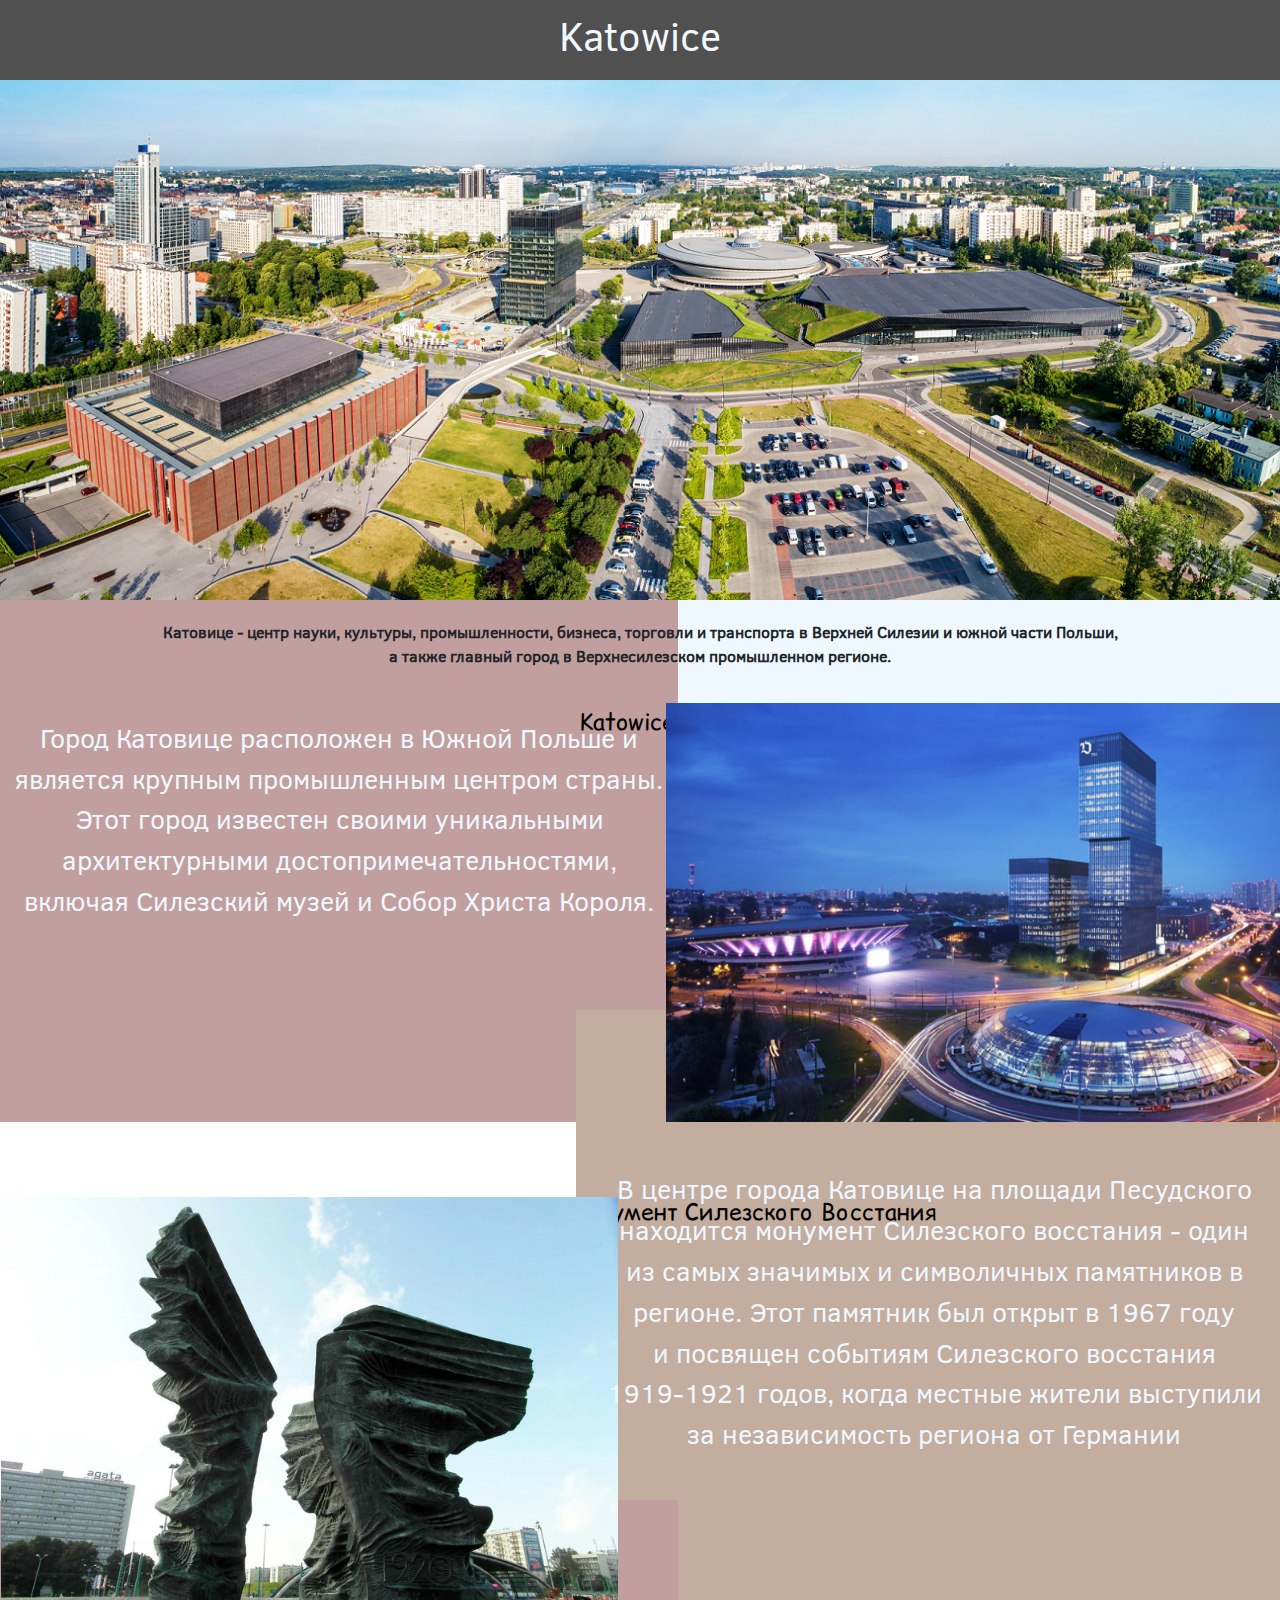
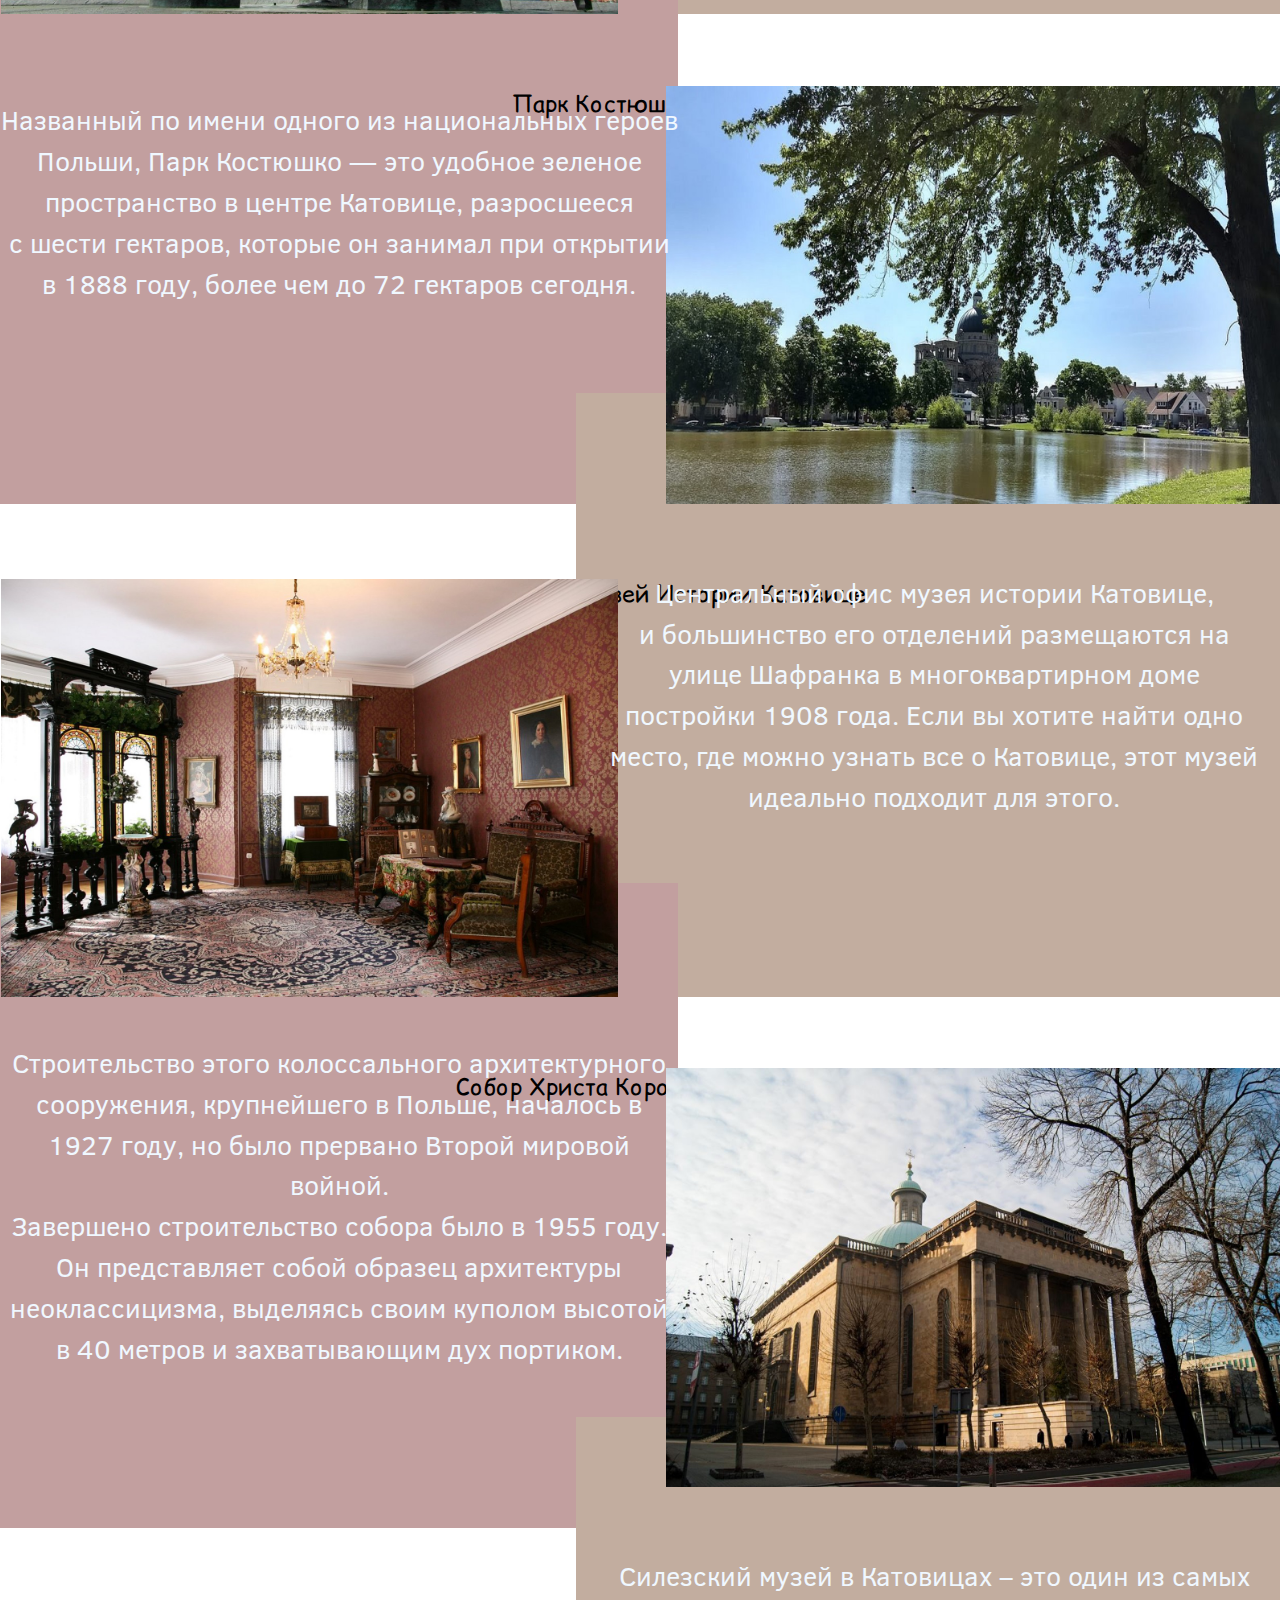
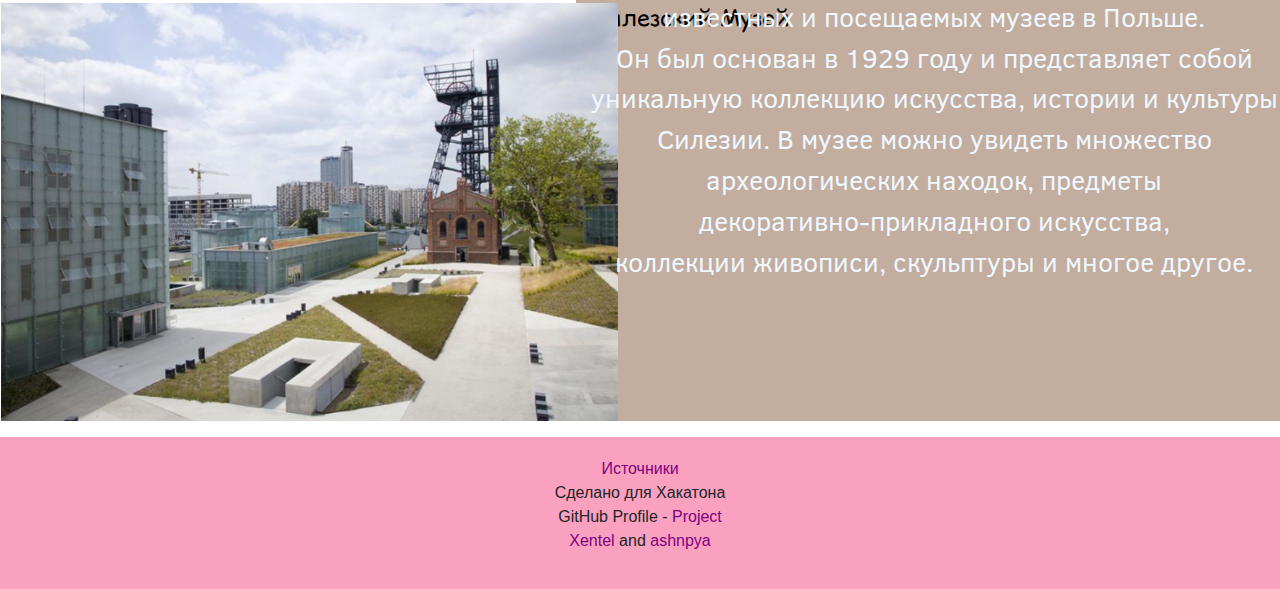
<file: index.html>
<!DOCTYPE html>
<html lang="ru-ru en-en">
<head>
    <meta charset="UTF-8">
    <meta name="viewport" content="width=device-width, initial-scale=1.0">
    <link rel="stylesheet" href="https://maxcdn.bootstrapcdn.com/bootstrap/4.0.0/css/bootstrap.min.css" integrity="sha384-Gn5384xqQ1aoWXA+058RXPxPg6fy4IWvTNh0E263XmFcJlSAwiGgFAW/dAiS6JXm" crossorigin="anonymous">
    <link rel="stylesheet" href="style.css">
    <title>Katowice</title>
</head>
<body>
   
    <header class="header">
        <a href="index.html"><h1>Katowice</h1></a>
    </header>

    <div class="headermain">
        <img src="media/Image/imageKatowiceMain.png" id="mainimg">
        <div class="center katinfo">
            <p><b>Катовице - центр науки, культуры, промышленности, бизнеса, торговли и транспорта в Верхней Силезии и южной части Польши,<br>
            а также главный город в Верхнесилезском промышленном регионе.</b></p>
        </div>
    </div>

    <div class="kat">
        <a href="katowice.html">
        <p class="center left-name" style="margin-left: -2%;">Katowice</p>
        <img src="media/Image/Katowice.jpg" class="left-img">
        <p class="about-left center clrR" style="padding: 200px 0 200px 0;">Город Катовице расположен в Южной Польше и<br>
            является крупным промышленным центром страны.<br>
            Этот город известен своими уникальными<br>
            архитектурными достопримечательностями,<br>
            включая Силезский музей и Собор Христа Короля.</p>
        </a>
    </div>

    <div class="silmonum mrgtop">
        <a href="silmonum.html">
        <p class="center right-name" style="margin-left: 17%;">Момумент Силезского Восстания</p>
        <img src="media/Image/Silesian.jpg" class="right-img">
        <p class="about-right center clrT" style="padding: 159px 0 159px 0;">В центре города Катовице на площади Песудского<br>
            находится монумент Силезского восстания - один<br>
            из самых значимых и символичных памятников в<br>
            регионе. Этот памятник был открыт в 1967 году<br>
            и посвящен событиям Силезского восстания<br>
            1919-1921 годов, когда местные жители выступили<br>
            за независимость региона от Германии</p>
        </a>
    </div>

    <div class="kostyshko mrgtop">
        <a href="Kostyshko.html">
        <p class="center left-name" style="margin-left: -6%;">Парк Костюшко</p>
        <img src="media/Image/kosciuszko.jpg" class="left-img">
        <p class="about-left center clrR" style="padding: 200px 0 200px 0;">Названный по имени одного из национальных героев<br>
            Польши, Парк Костюшко — это удобное зеленое<br>
            пространство в центре Катовице, разросшееся<br>
            с шести гектаров, которые он занимал при открытии<br>
            в 1888 году, более чем до 72 гектаров сегодня.</p>
        </a>
    </div>

    <div class="museum mrgtop">
        <a href="museum.html">
        <p class="center right-name" style="margin-left: 13%;">Музей Истории Катовице</p>
        <img src="media/Image/Museum.jpg" class="right-img">
        <p class="about-right center clrT" style="padding: 180px 0 179px 0;">Центральный офис музея истории Катовице,<br>
            и большинство его отделений размещаются на<br>
            улице Шафранка в многоквартирном доме<br>
            постройки 1908 года. Если вы хотите найти одно<br>
            место, где можно узнать все о Катовице, этот музей<br>
            идеально подходит для этого.</p>
        </a>
    </div>

    <div class="sobor mrgtop">
        <a href="sobor.html">
        <p class="center left-name" style="margin-left: -10%;">Собор Христа Короля</p>
        <img src="media/Image/sobor.jpg" class="left-img">
        <p class="about-left center clrR" style="padding: 160px 0 159px 0;">Строительство этого колоссального архитектурного<br>
            сооружения, крупнейшего в Польше, началось в<br>
            1927 году, но было прервано Второй мировой войной.<br>
            Завершено строительство собора было в 1955 году.<br>
            Он представляет собой образец архитектуры<br>
            неоклассицизма, выделяясь своим куполом высотой<br>
            в 40 метров и захватывающим дух портиком.</p>
        </a>
    </div>

    <div class="silmuseum mrgtop">
        <a href="silmuseum.html">
        <p class="center right-name" style="margin-left: 8%;">Силезский Музей</p>
        <img src="media/Image/SilesianMuseum.jpg" class="right-img">
        <p class="about-right center clrT" style="padding: 139px 0 139px 0;">Силезский музей в Катовицах – это один из самых<br>
            известных и посещаемых музеев в Польше.<br>
            Он был основан в 1929 году и представляет собой<br>
            уникальную коллекцию искусства, истории и культуры<br>
            Силезии. В музее можно увидеть множество<br>
            археологических находок, предметы<br>
           декоративно-прикладного искусства,<br>
            коллекции живописи, скульптуры и многое другое.</p>
        </a>
    </div>

    <div class="footer">
        <footer class="center">
            <p><a href="source.html" style="color: purple;">Источники</a><br>
            Сделано для Хакатона<br>
            GitHub Profile - <a href="https://github.com/xntlxd/hackaton220224" style="color: purple;">Project</a><br>
            <a href="https://github.com/xntlxd" style="color: purple;">Xentel</a> and <a href="https://github.com/ashenopya" style="color: purple;">ashnpya</a></p>
    </div>
    
</body>
</html>
</file>
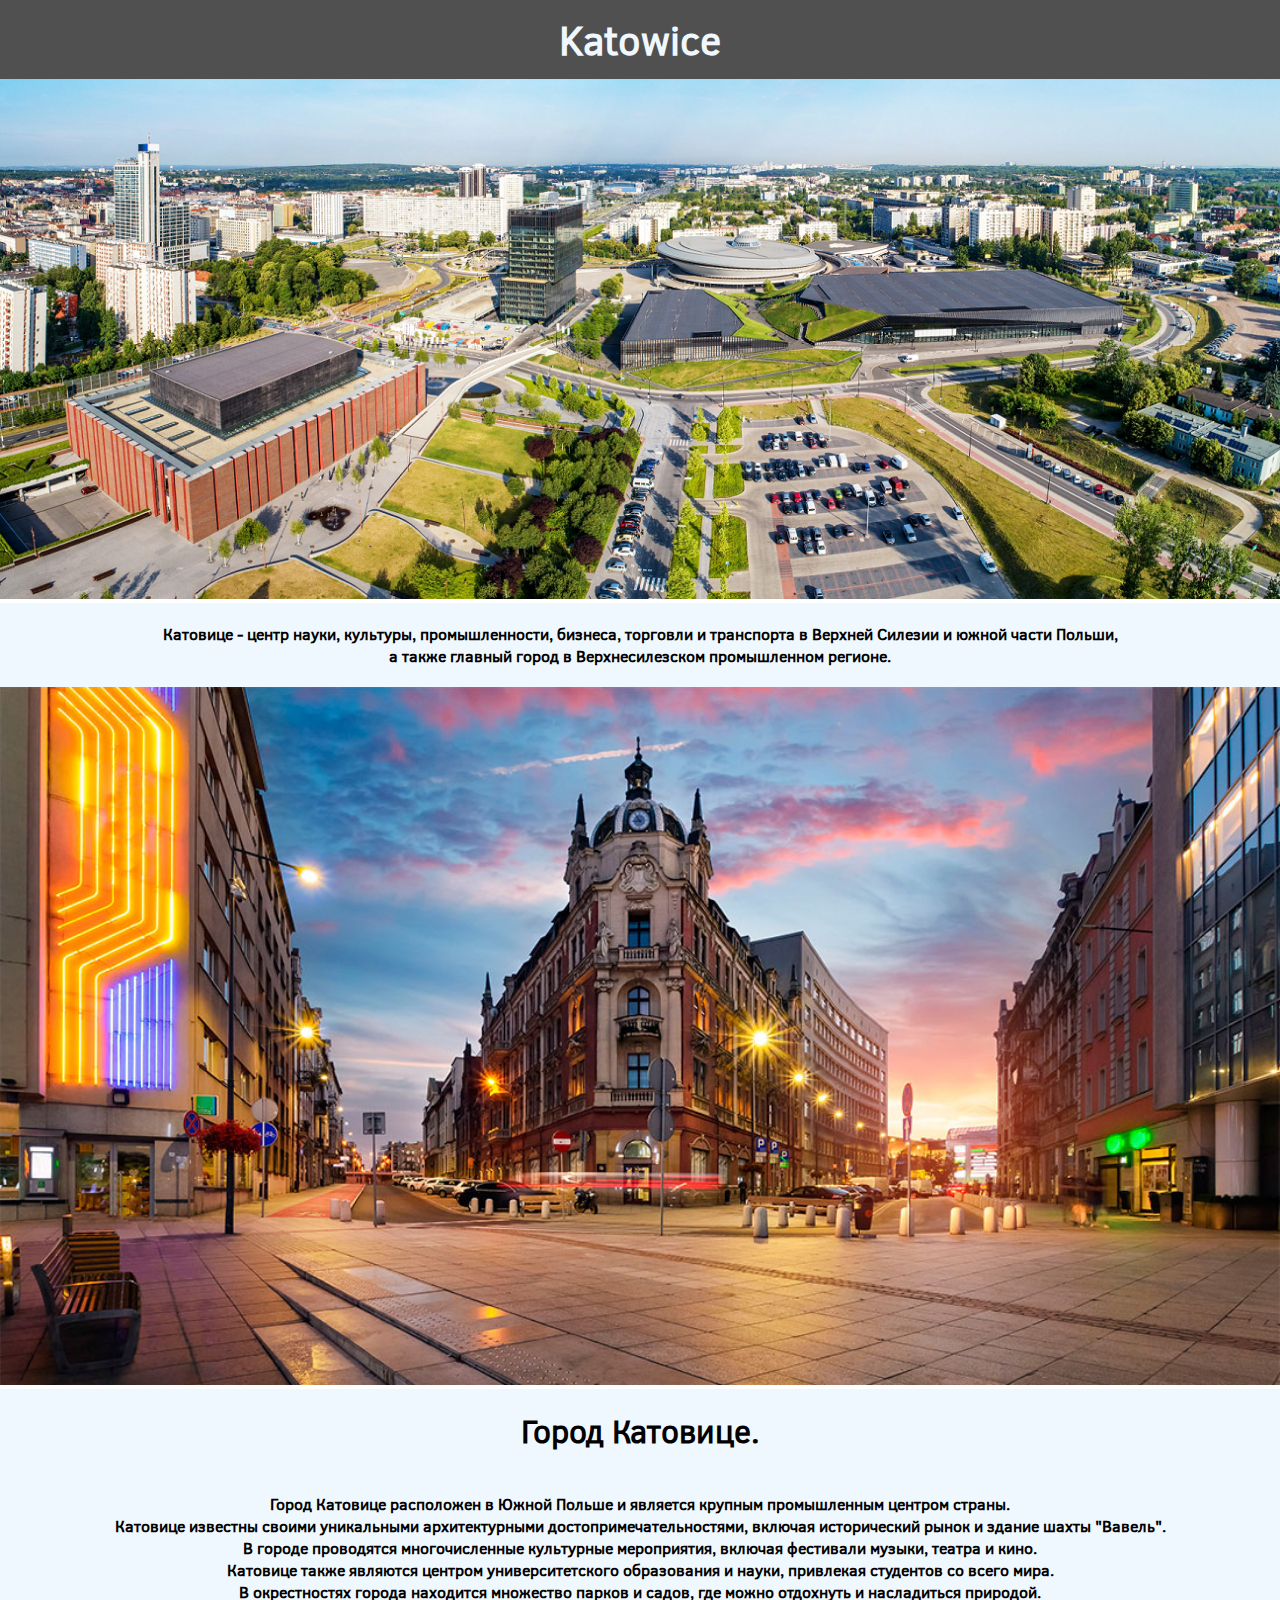
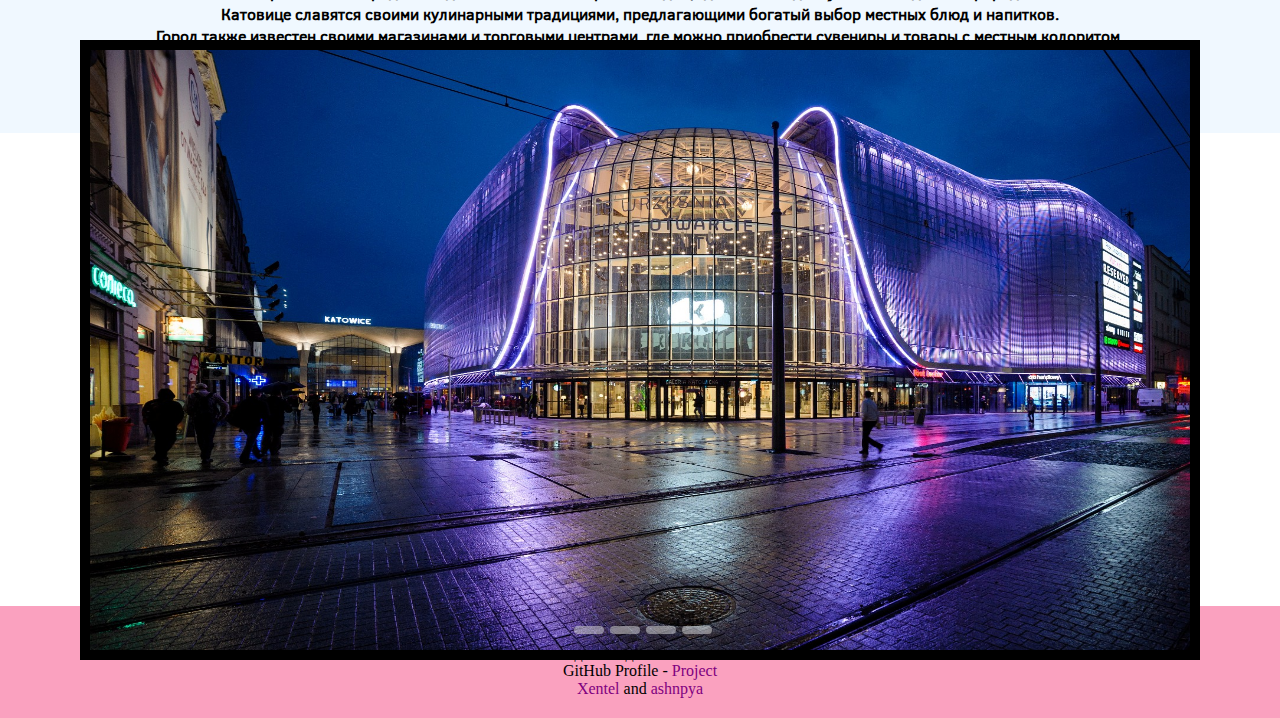
<file: katowice.html>
<!DOCTYPE html>
<html lang="ru-ru">
<head>
    <meta charset="UTF-8">
    <meta name="viewport" content="width=device-width, initial-scale=1.0">
    <link rel="stylesheet" href="second-style.css">
    <title>Katowice</title>
</head>
<body>
    <header class="header">
        <a href="index.html"><h1>Katowice</h1></a>
    </header>

    <div class="headermain">
        <img src="media/Image/imageKatowiceMain.png" id="mainimg">
        <div class="center katinfo">
            <p><b>Катовице - центр науки, культуры, промышленности, бизнеса, торговли и транспорта в Верхней Силезии и южной части Польши,<br>
            а также главный город в Верхнесилезском промышленном регионе.</b></p>
        </div>
    </div>

    <div class="mainblock center">
        <img src="media/Image/KatowiceFirst.jpg" id="kfw">

        <div class="center katinfo" style="font-size: 200%;">
            <p><b>Город Катовице.</b></p>
        </div>
        
        <p class="katinfo"><b>Город Катовице расположен в Южной Польше и является крупным промышленным центром страны.<br>
            Катовице известны своими уникальными архитектурными достопримечательностями, включая исторический рынок и здание шахты "Вавель".<br>
            В городе проводятся многочисленные культурные мероприятия, включая фестивали музыки, театра и кино.<br>
            Катовице также являются центром университетского образования и науки, привлекая студентов со всего мира.<br>
            В окрестностях города находится множество парков и садов, где можно отдохнуть и насладиться природой.<br>
            Катовице славятся своими кулинарными традициями, предлагающими богатый выбор местных блюд и напитков.<br>
            Город также известен своими магазинами и торговыми центрами, где можно приобрести сувениры и товары с местным колоритом.<br>
            Катовице имеют хорошо развитую систему общественного транспорта, что облегчает перемещение по городу.<br>
            В общем, Катовице – это удивительный город с богатой историей, разнообразной культурой и гостеприимными<br>
                жителями, которые всегда рады принять гостей и показать им свой уникальный город.</b></p>
    </div>

    <div class="slider center middle">
        <div class="sliders">
            <input type="radio" name="r" id="r1" checked>
            <input type="radio" name="r" id="r2">
            <input type="radio" name="r" id="r3">
            <input type="radio" name="r" id="r4">

            <div class="slide s1"><img src="media/Image/Ktw-1.jpg"></div>
            <div class="slide"><img src="media/Image/Ktw-2.jpg"></div>
            <div class="slide"><img src="media/Image/Ktw-3.jpg"></div>
            <div class="slide"><img src="media/Image/Ktw-4.jpg"></div>
        </div>

        <div class="navigation">
            <label for="r1" class="bar"></label>
            <label for="r2" class="bar"></label>
            <label for="r3" class="bar"></label>
            <label for="r4" class="bar"></label>
        </div>
    </div>

    <div class="footer">
        <footer class="center">
            <p><a href="source.html" style="color: purple;">Источники</a><br>
            Сделано для Хакатона<br>
            GitHub Profile - <a href="https://github.com/xntlxd/hackaton220224" style="color: purple;">Project</a><br>
            <a href="https://github.com/xntlxd" style="color: purple;">Xentel</a> and <a href="https://github.com/ashenopya" style="color: purple;">ashnpya</a></p>
        </footer>
    </div>

</body>
</html>
</file>
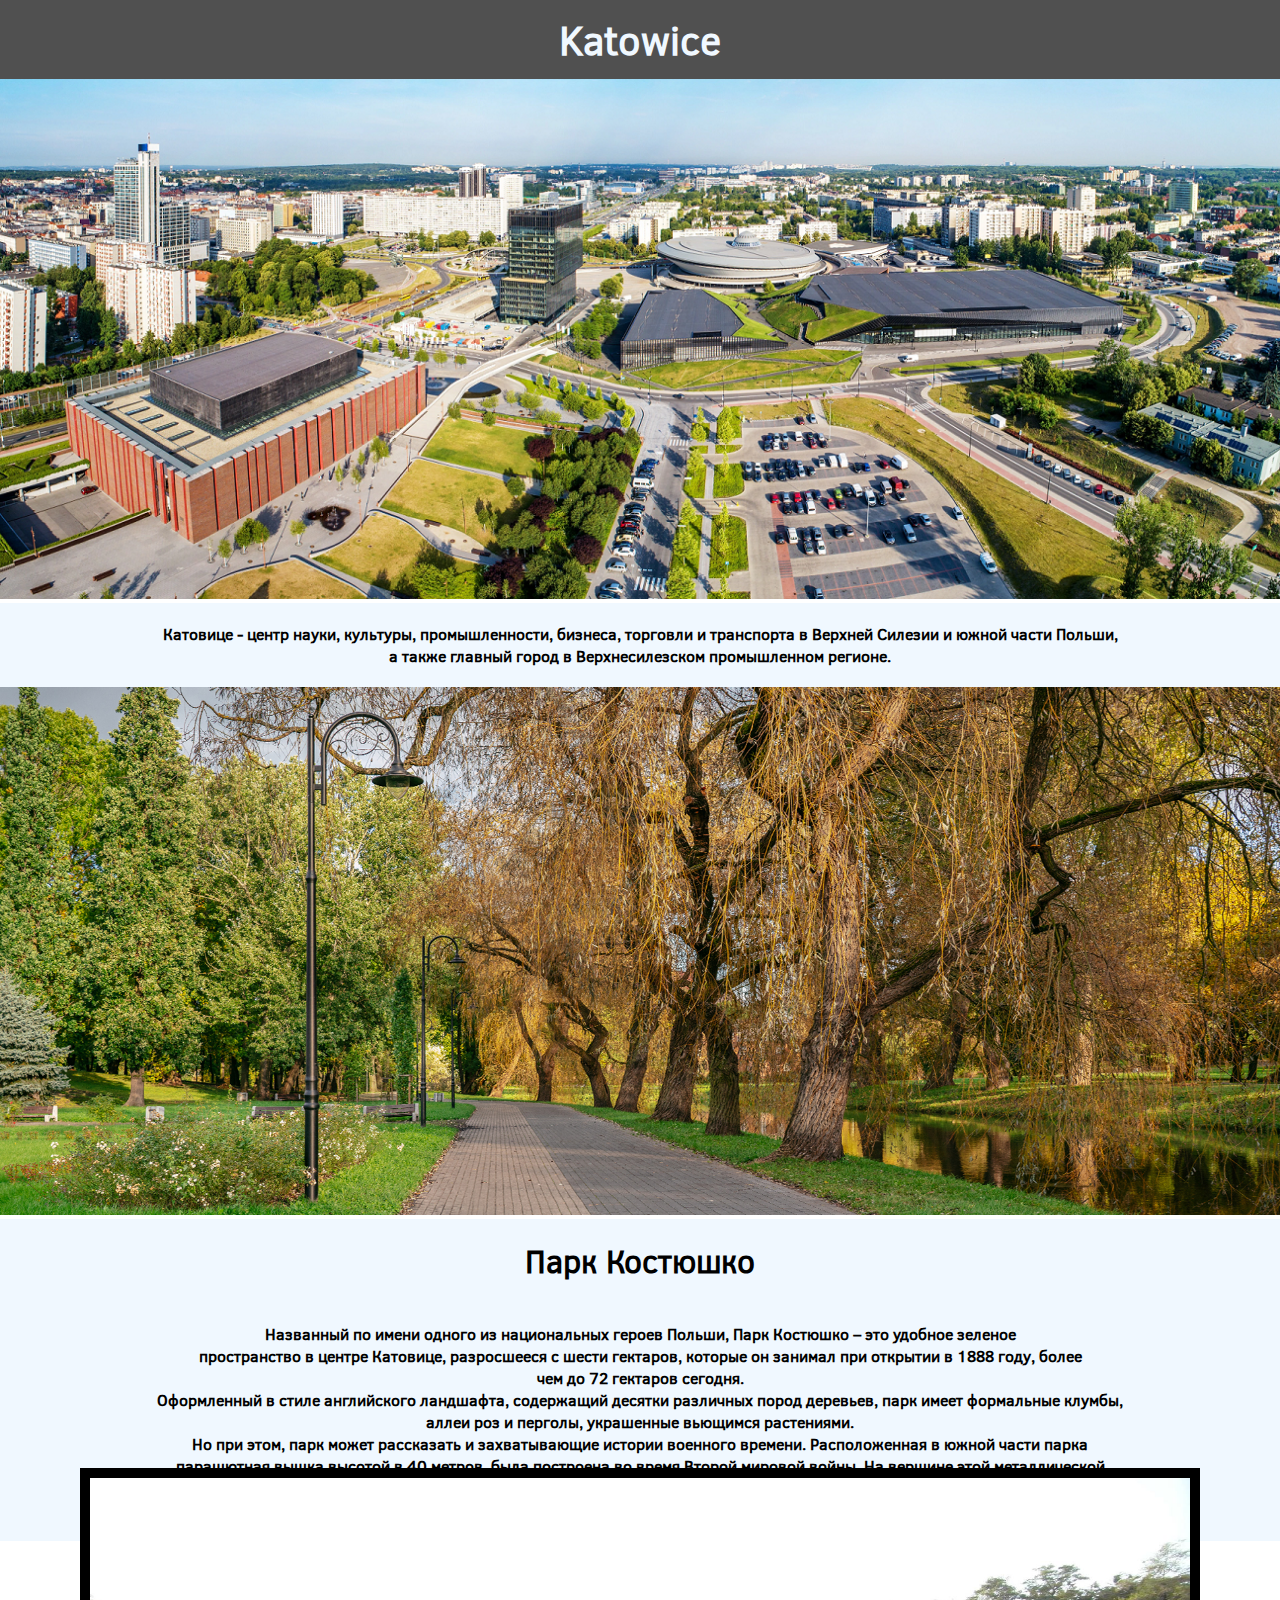
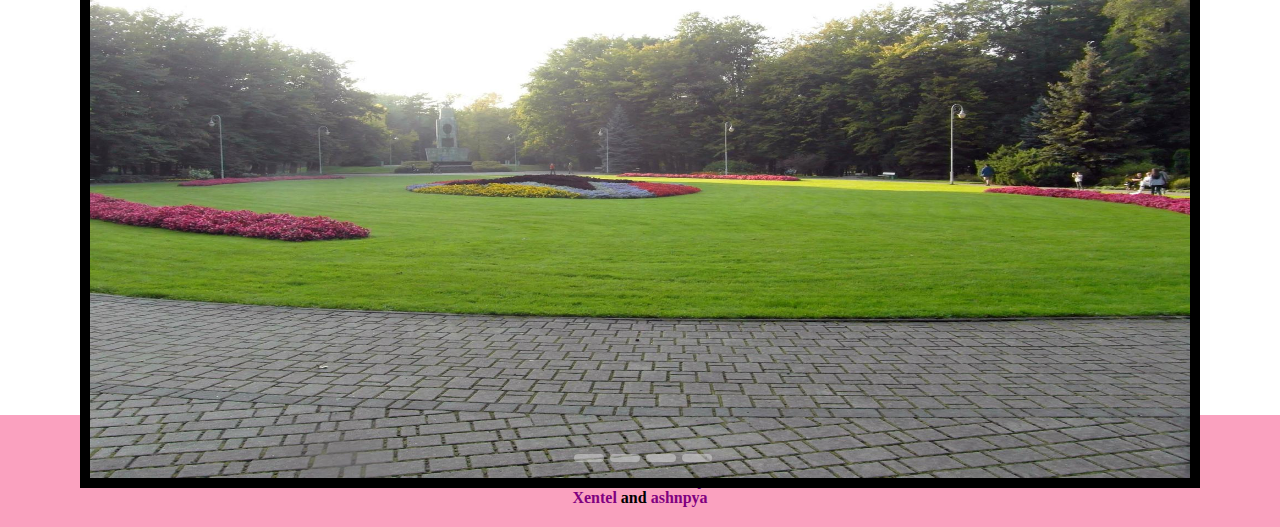
<file: Kostyshko.html>
<!DOCTYPE html>
<html lang="ru-ru">
<head>
    <meta charset="UTF-8">
    <meta name="viewport" content="width=device-width, initial-scale=1.0">
    <link rel="stylesheet" href="second-style.css">
    <title>Katowice</title>
</head>
<body>
    <header class="header">
        <a href="index.html"><h1>Katowice</h1></a>
    </header>

    <div class="headermain">
        <img src="media/Image/imageKatowiceMain.png" id="mainimg">
        <div class="center katinfo">
            <p><b>Катовице - центр науки, культуры, промышленности, бизнеса, торговли и транспорта в Верхней Силезии и южной части Польши,<br>
            а также главный город в Верхнесилезском промышленном регионе.</b></p>
        </div>
    </div>

    <div class="mainblock center">
        <img src="media/Image/kosciuszko-main.jpg" id="kfw">

        <div class="center katinfo" style="font-size: 200%;">
            <p><b>Парк Костюшко</b></p>
        </div>

        <p class="katinfo"><b>Названный по имени одного из национальных героев Польши, Парк Костюшко – это удобное зеленое<br>
            пространство в центре Катовице, разросшееся с шести гектаров, которые он занимал при открытии в 1888 году, более<br>
            чем до 72 гектаров сегодня.<br>
            Оформленный в стиле английского ландшафта, содержащий десятки различных пород деревьев, парк имеет формальные клумбы,<br>
            аллеи роз и перголы, украшенные вьющимся растениями.<br>
            Но при этом, парк может рассказать и захватывающие истории военного времени. Расположенная в южной части парка<br>
            парашютная вышка высотой в 40 метров, была построена во время Второй мировой войны. На вершине этой металлической<br>
            конструкции группа бойскаутов совершила отважную попытку защитить город от вермахта 4 сентября 1939 года.<br>
            Если вы будете в городе зимой, то найдете и склон для катания на санях и лыжах.</p>
    </div>

    <div class="slider center middle mrg-slid">
        <div class="sliders">
            <input type="radio" name="r" id="r1" checked>
            <input type="radio" name="r" id="r2">
            <input type="radio" name="r" id="r3">
            <input type="radio" name="r" id="r4">

            <div class="slide s1"><img src="media/Image/kosciuszko-1.jpg"></div>
            <div class="slide"><img src="media/Image/kosciuszko-2.jpg"></div>
            <div class="slide"><img src="media/Image/kosciuszko-3.jpg"></div>
            <div class="slide"><img src="media/Image/kosciuszko-4.jpg"></div>
        </div>

        <div class="navigation">
            <label for="r1" class="bar"></label>
            <label for="r2" class="bar"></label>
            <label for="r3" class="bar"></label>
            <label for="r4" class="bar"></label>
        </div>
    </div>

    <div class="footer">
        <footer class="center">
            <p><a href="source.html" style="color: purple;">Источники</a><br>
            Сделано для Хакатона<br>
            GitHub Profile - <a href="https://github.com/xntlxd/hackaton220224" style="color: purple;">Project</a><br>
            <a href="https://github.com/xntlxd" style="color: purple;">Xentel</a> and <a href="https://github.com/ashenopya" style="color: purple;">ashnpya</a></p>
        </footer>
    </div>

</body>
</html>
</file>
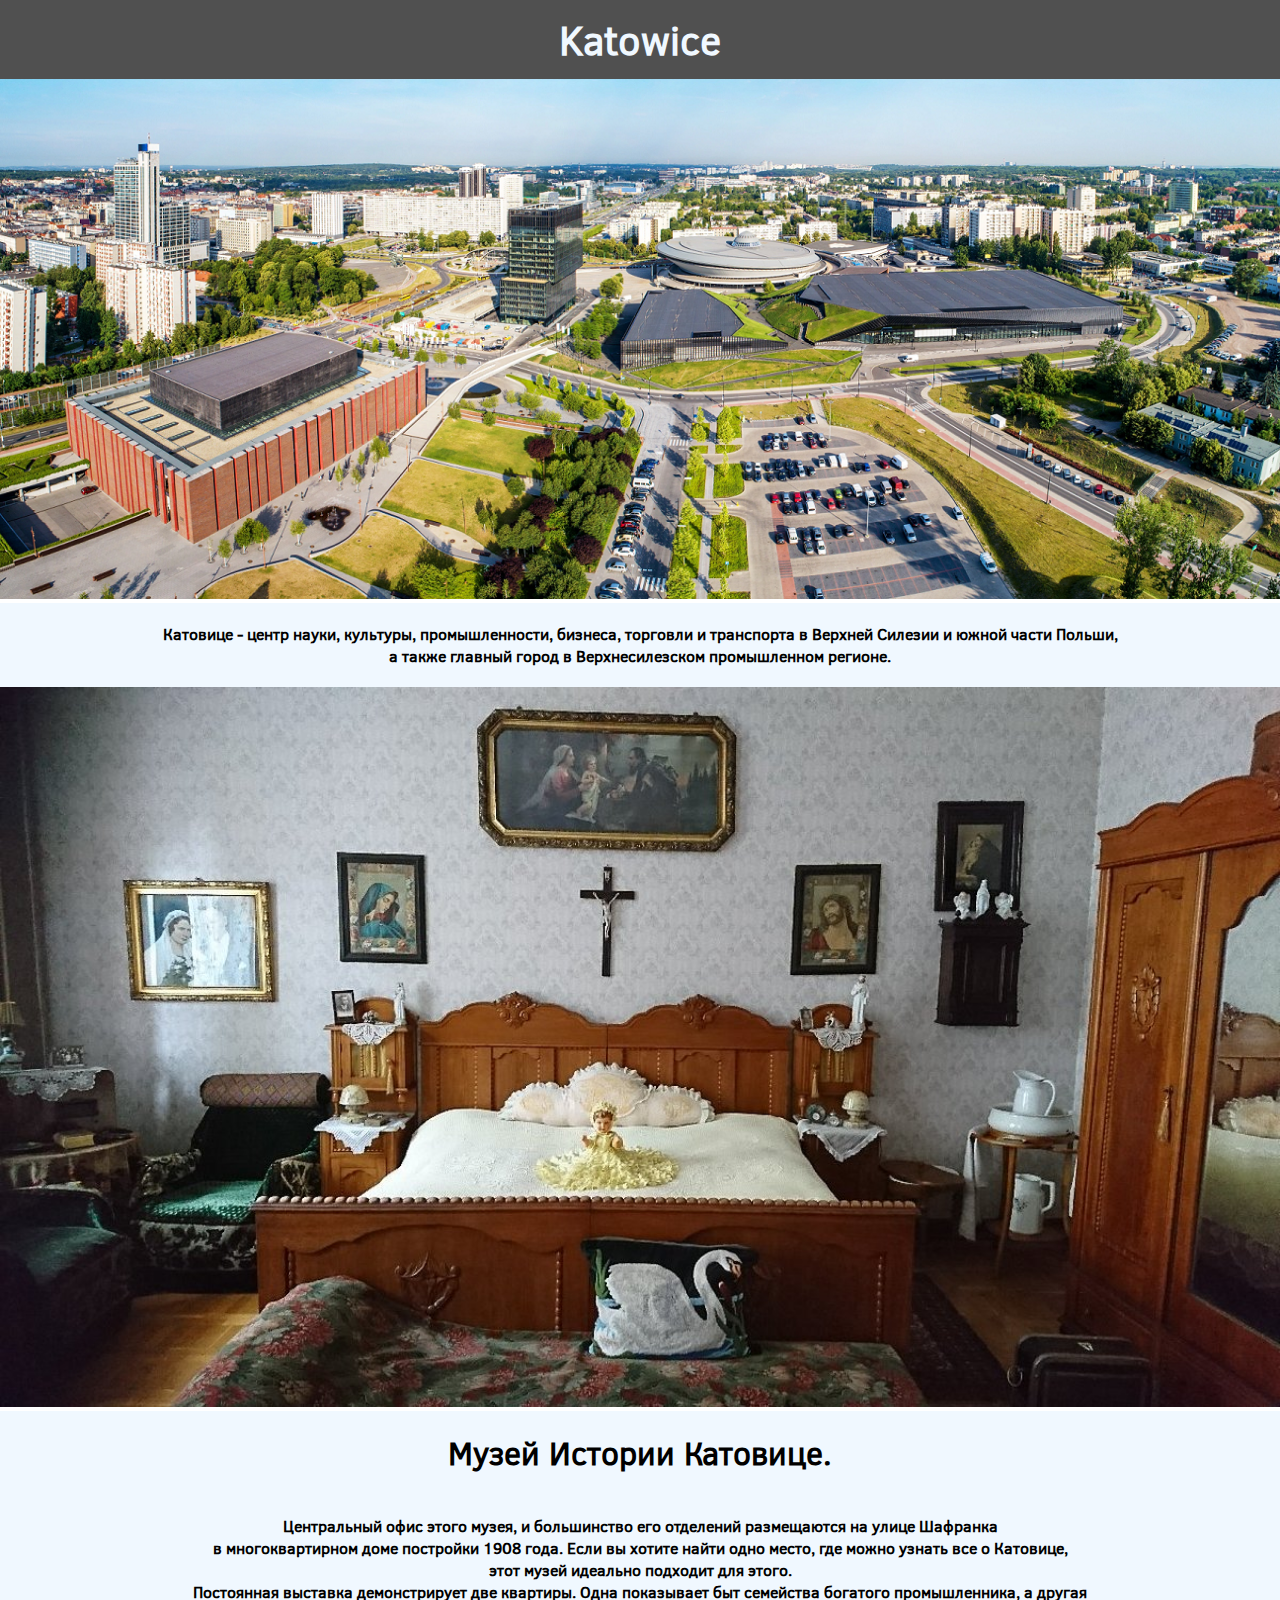
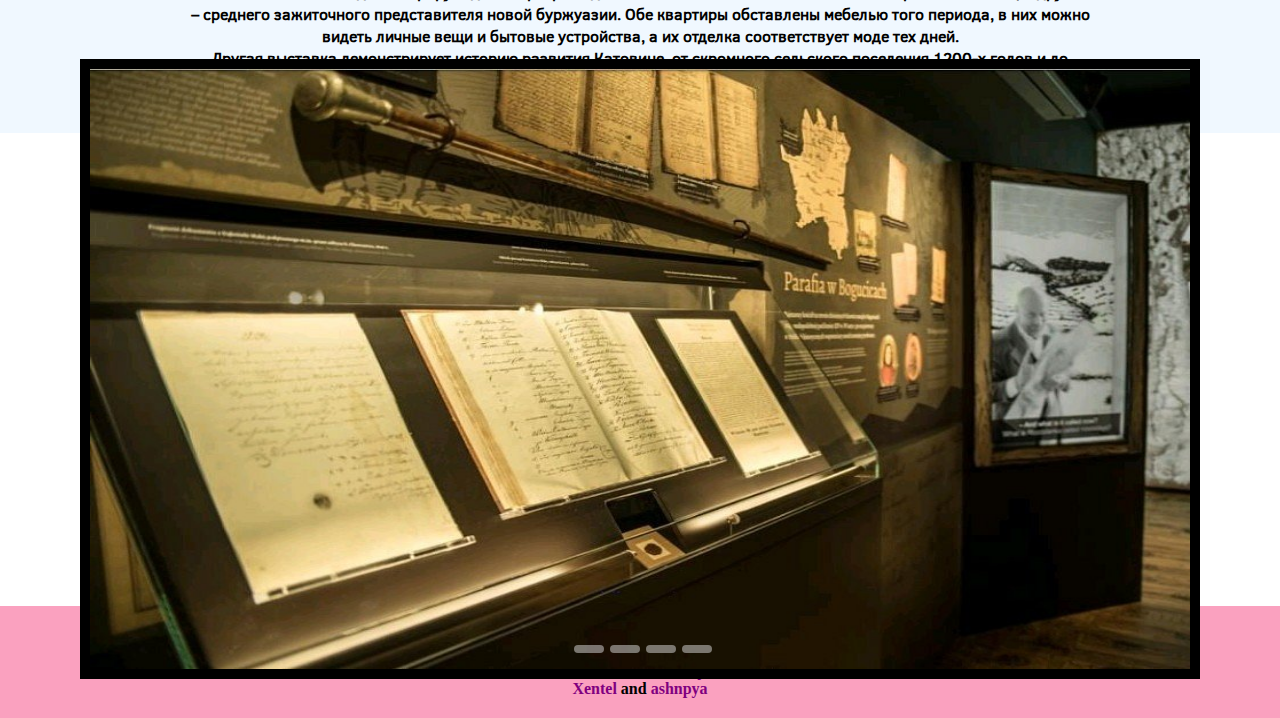
<file: museum.html>
<!DOCTYPE html>
<html lang="ru-ru">
<head>
    <meta charset="UTF-8">
    <meta name="viewport" content="width=device-width, initial-scale=1.0">
    <link rel="stylesheet" href="second-style.css">
    <title>Katowice</title>
</head>
<body>
    <header class="header">
        <a href="index.html"><h1>Katowice</h1></a>
    </header>

    <div class="headermain">
        <img src="media/Image/imageKatowiceMain.png" id="mainimg">
        <div class="center katinfo">
            <p><b>Катовице - центр науки, культуры, промышленности, бизнеса, торговли и транспорта в Верхней Силезии и южной части Польши,<br>
            а также главный город в Верхнесилезском промышленном регионе.</b></p>
        </div>
    </div>

    <div class="mainblock center">
        <img src="media/Image/Museum-main.jpg" id="kfw">

        <div class="center katinfo" style="font-size: 200%;">
            <p><b>Музей Истории Катовице.</b></p>
        </div>

        <p class="katinfo"><b>Центральный офис этого музея, и большинство его отделений размещаются на улице Шафранка<br>
            в многоквартирном доме постройки 1908 года. Если вы хотите найти одно место, где можно узнать все о Катовице,<br>
            этот музей идеально подходит для этого.<br>
            Постоянная выставка демонстрирует две квартиры. Одна показывает быт семейства богатого промышленника, а другая<br>
             – среднего зажиточного представителя новой буржуазии. Обе квартиры обставлены мебелью того периода, в них можно<br>
            видеть личные вещи и бытовые устройства, а их отделка соответствует моде тех дней.<br>
            Другая выставка демонстрирует историю развития Катовице, от скромного сельского поселения 1200-х годов и до<br>
            превращения его в промышленный центр 20-го столетия. Здесь также представлен своей коллекцией картин, состоящей<br>
             из рисунков пастелью, Станислав Игнаций Виткевич, один из наиболее уважаемых художников Польши.</p>
    </div>

    <div class="slider center middle mrg-slid">
        <div class="sliders">
            <input type="radio" name="r" id="r1" checked>
            <input type="radio" name="r" id="r2">
            <input type="radio" name="r" id="r3">
            <input type="radio" name="r" id="r4">

            <div class="slide s1"><img src="media/Image/Museum-1.jpg"></div>
            <div class="slide"><img src="media/Image/Museum-2.jpg"></div>
            <div class="slide"><img src="media/Image/Museum-3.jpg"></div>
            <div class="slide"><img src="media/Image/Museum-4.jpg"></div>
        </div>

        <div class="navigation">
            <label for="r1" class="bar"></label>
            <label for="r2" class="bar"></label>
            <label for="r3" class="bar"></label>
            <label for="r4" class="bar"></label>
        </div>
    </div>

    <div class="footer">
        <footer class="center">
            <p><a href="source.html" style="color: purple;">Источники</a><br>
            Сделано для Хакатона<br>
            GitHub Profile - <a href="https://github.com/xntlxd/hackaton220224" style="color: purple;">Project</a><br>
            <a href="https://github.com/xntlxd" style="color: purple;">Xentel</a> and <a href="https://github.com/ashenopya" style="color: purple;">ashnpya</a></p>
        </footer>
    </div>

</body>
</html>
</file>
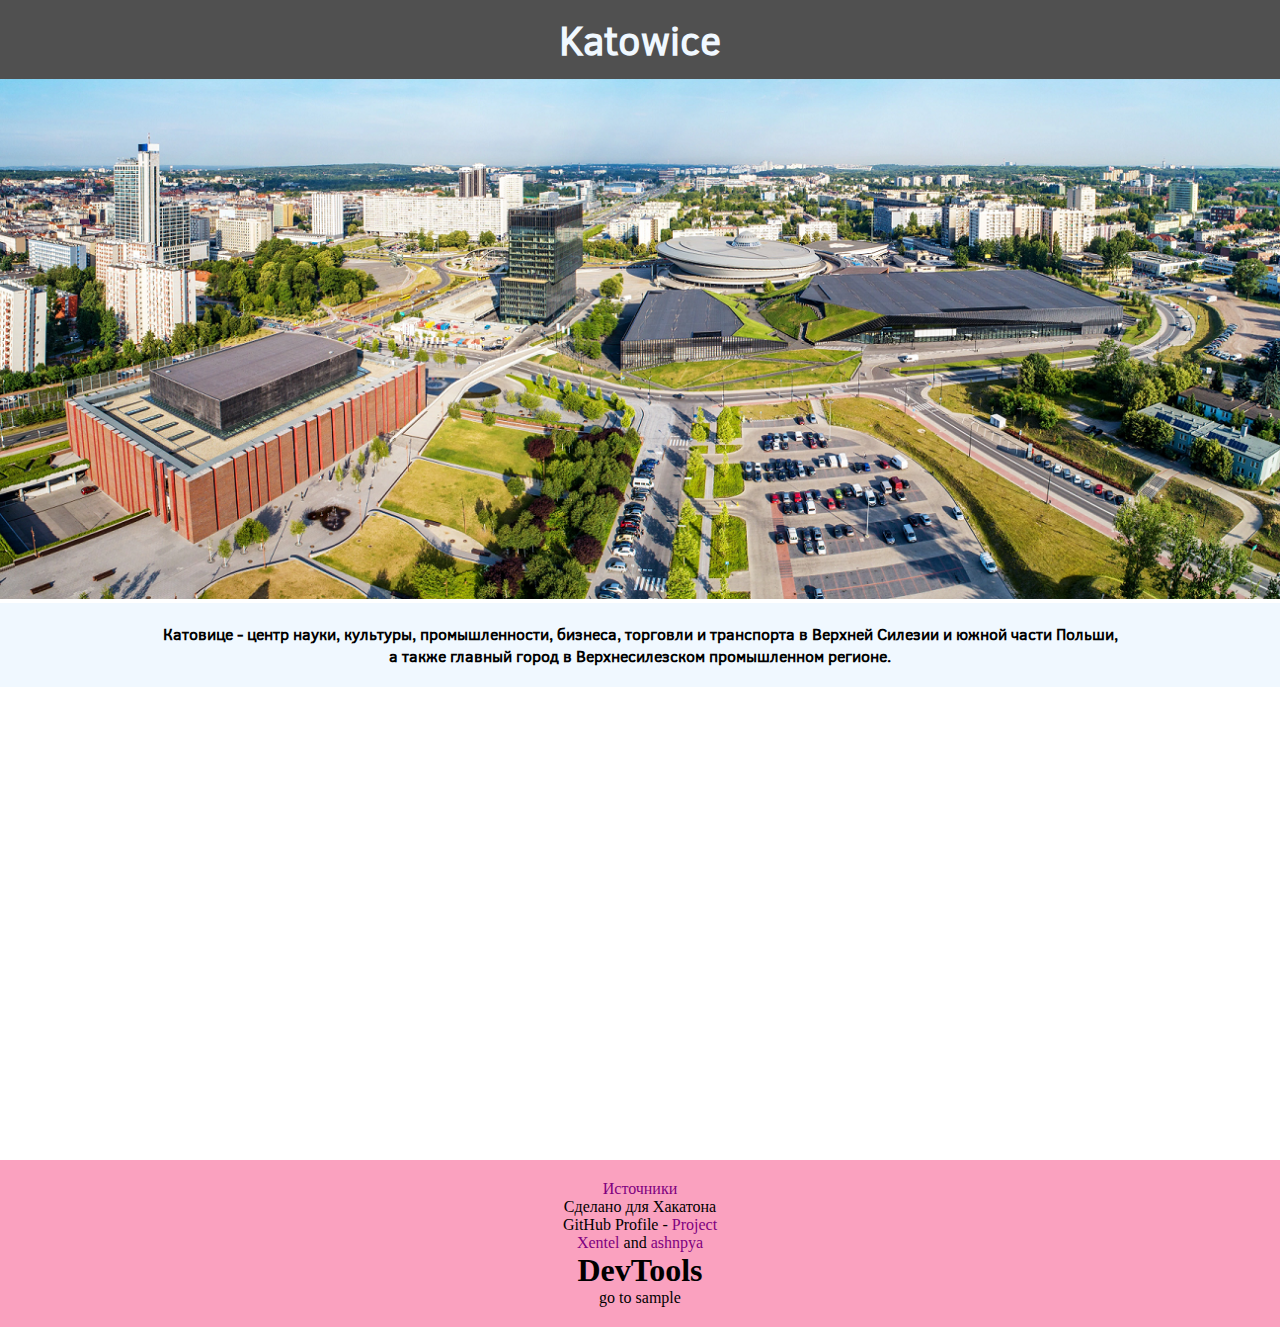
<file: Sample.html>
<!DOCTYPE html>
<html lang="en">
<head>
    <meta charset="UTF-8">
    <meta name="viewport" content="width=device-width, initial-scale=1.0">
    <link rel="stylesheet" href="second-style.css">
    <title>Sample</title>
</head>
<body>
    <header class="header">
        <a href="index.html"><h1>Katowice</h1></a>
    </header>

    <div class="headermain">
        <img src="media/Image/imageKatowiceMain.png" id="mainimg">
        <div class="center katinfo">
            <p><b>Катовице - центр науки, культуры, промышленности, бизнеса, торговли и транспорта в Верхней Силезии и южной части Польши,<br>
            а также главный город в Верхнесилезском промышленном регионе.</b></p>
        </div>
    </div>

    <div class="footer">
        <footer class="center">
            <p><a href="source.html" style="color: purple;">Источники</a><br>
            Сделано для Хакатона<br>
            GitHub Profile - <a href="https://github.com/xntlxd/hackaton220224" style="color: purple;">Project</a><br>
            <a href="https://github.com/xntlxd" style="color: purple;">Xentel</a> and <a href="https://github.com/ashenopya" style="color: purple;">ashnpya</a></p>
            <h1>DevTools</h1>
            <a href="Sample.html" class="clickable">go to sample</a>
        </footer>
    </div>

</body>
</html>
</file>
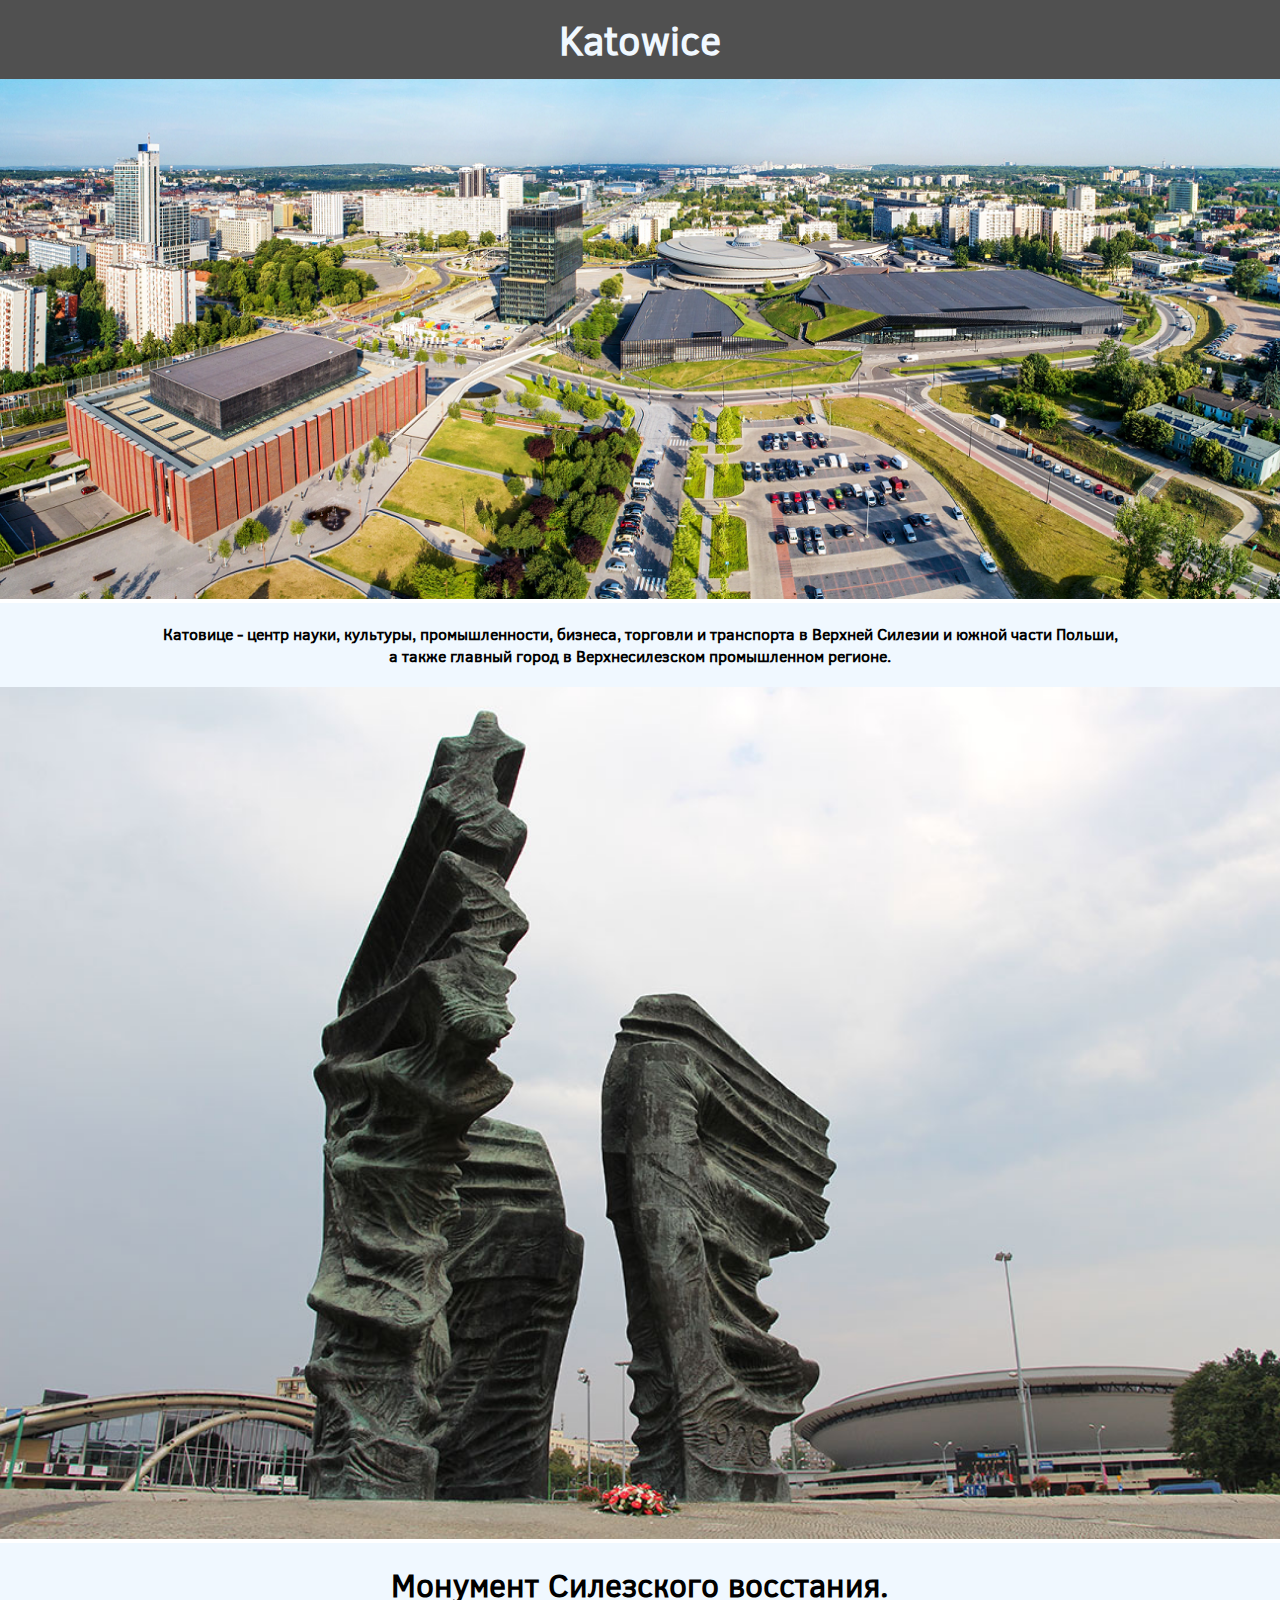
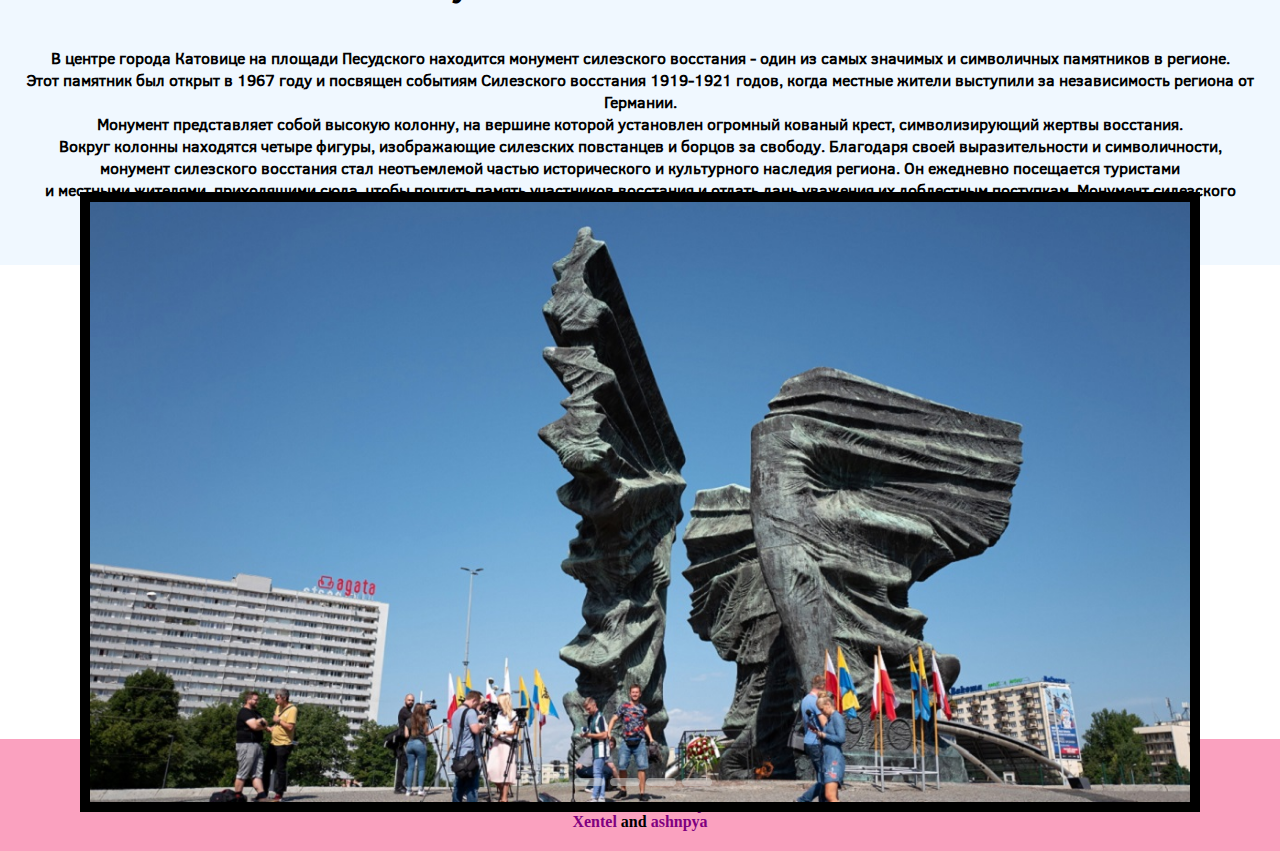
<file: silmonum.html>
<!DOCTYPE html>
<html lang="ru-ru">
<head>
    <meta charset="UTF-8">
    <meta name="viewport" content="width=device-width, initial-scale=1.0">
    <link rel="stylesheet" href="second-style.css">
    <title>Katowice</title>
</head>
<body>
    <header class="header">
        <a href="index.html"><h1>Katowice</h1></a>
    </header>

    <div class="headermain">
        <img src="media/Image/imageKatowiceMain.png" id="mainimg">
        <div class="center katinfo">
            <p><b>Катовице - центр науки, культуры, промышленности, бизнеса, торговли и транспорта в Верхней Силезии и южной части Польши,<br>
            а также главный город в Верхнесилезском промышленном регионе.</b></p>
        </div>
    </div>

    <div class="mainblock center">
        <img src="media/Image/silmonumimg2.jpg" id="kfw">

        <div class="center katinfo" style="font-size: 200%;">
            <p><b>Монумент Силезского восстания.</b></p>
        </div>

        <p class="katinfo"><b>В центре города Катовице на площади Песудского находится монумент силезского восстания - один из самых значимых и символичных памятников в регионе.<br>
            Этот памятник был открыт в 1967 году и посвящен событиям Силезского восстания 1919-1921 годов, когда местные жители выступили за независимость региона от Германии.<br>
            Монумент представляет собой высокую колонну, на вершине которой установлен огромный кованый крест, символизирующий жертвы восстания.<br>
            Вокруг колонны находятся четыре фигуры, изображающие силезских повстанцев и борцов за свободу. Благодаря своей выразительности и символичности,<br>
            монумент силезского восстания стал неотъемлемой частью исторического и культурного наследия региона. Он ежедневно посещается туристами <br>
            и местными жителями, приходящими сюда, чтобы почтить память участников восстания и отдать дань уважения их доблестным поступкам. Монумент силезского восстания стал<br>
            одним из символов города Катовице и напоминает всем о важных исторических событиях, которые сформировали современное облик региона.</p>
    </div>

    <div class="slider center middle mrg-slid">
        <div class="sliders">
            <input type="radio" name="r" id="r1" checked>
            <input type="radio" name="r" id="r2">
            <input type="radio" name="r" id="r3">
            <input type="radio" name="r" id="r4">

            <div class="slide s1"><img src="media/Image/silmonumimg1.jpg"></div>
            <div class="slide"><img src="media/Image/silmonumimg3.jpg"></div>
            <div class="slide"><img src="media/Image/silmonumimg0.jpg"></div>
            <div class="slide"><img src="media/Image/silmonumimg4.jpg"></div>
        </div>

        <div class="navigation">
            <label for="r1" class="bar"></label>
            <label for="r2" class="bar"></label>
            <label for="r3" class="bar"></label>
            <label for="r4" class="bar"></label>
        </div>
    </div>

    <div class="footer">
        <footer class="center">
            <p><a href="source.html" style="color: purple;">Источники</a><br>
            Сделано для Хакатона<br>
            GitHub Profile - <a href="https://github.com/xntlxd/hackaton220224" style="color: purple;">Project</a><br>
            <a href="https://github.com/xntlxd" style="color: purple;">Xentel</a> and <a href="https://github.com/ashenopya" style="color: purple;">ashnpya</a></p>
        </footer>
    </div>

</body>
</html>
</file>
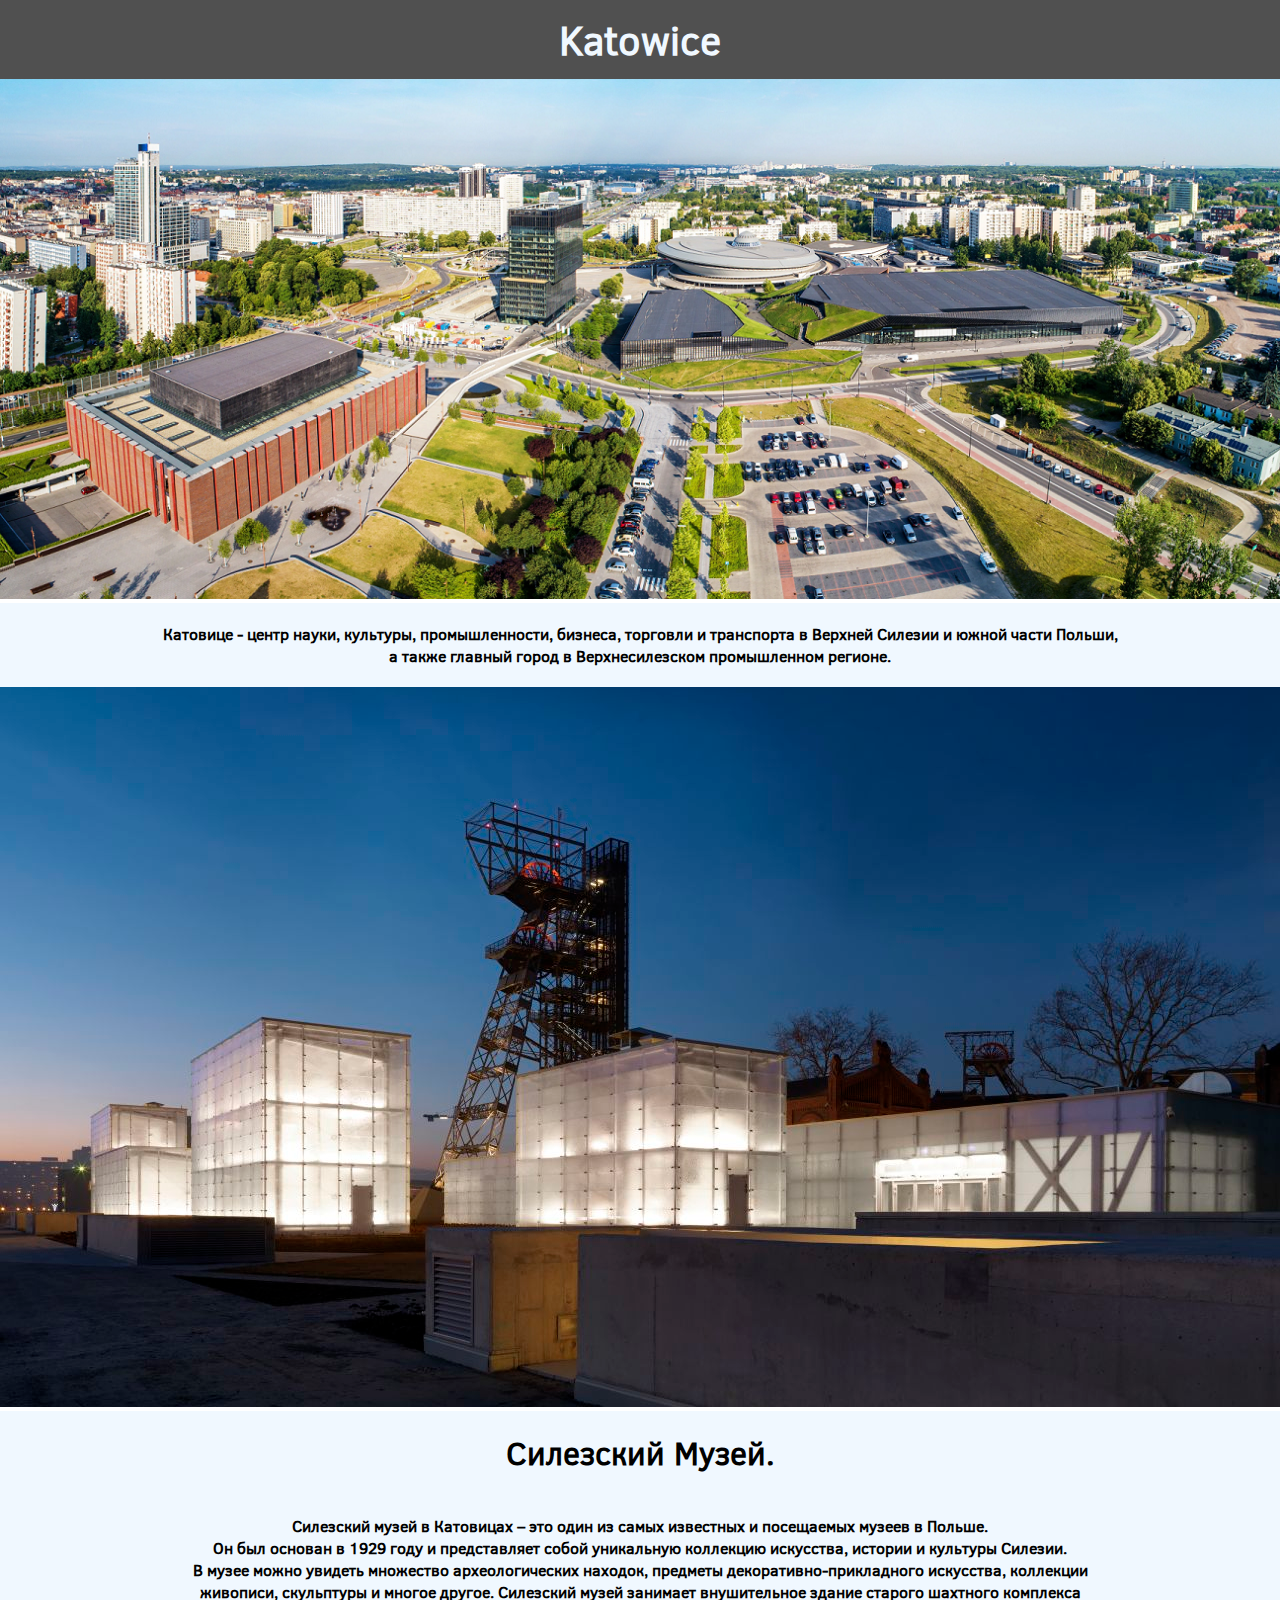
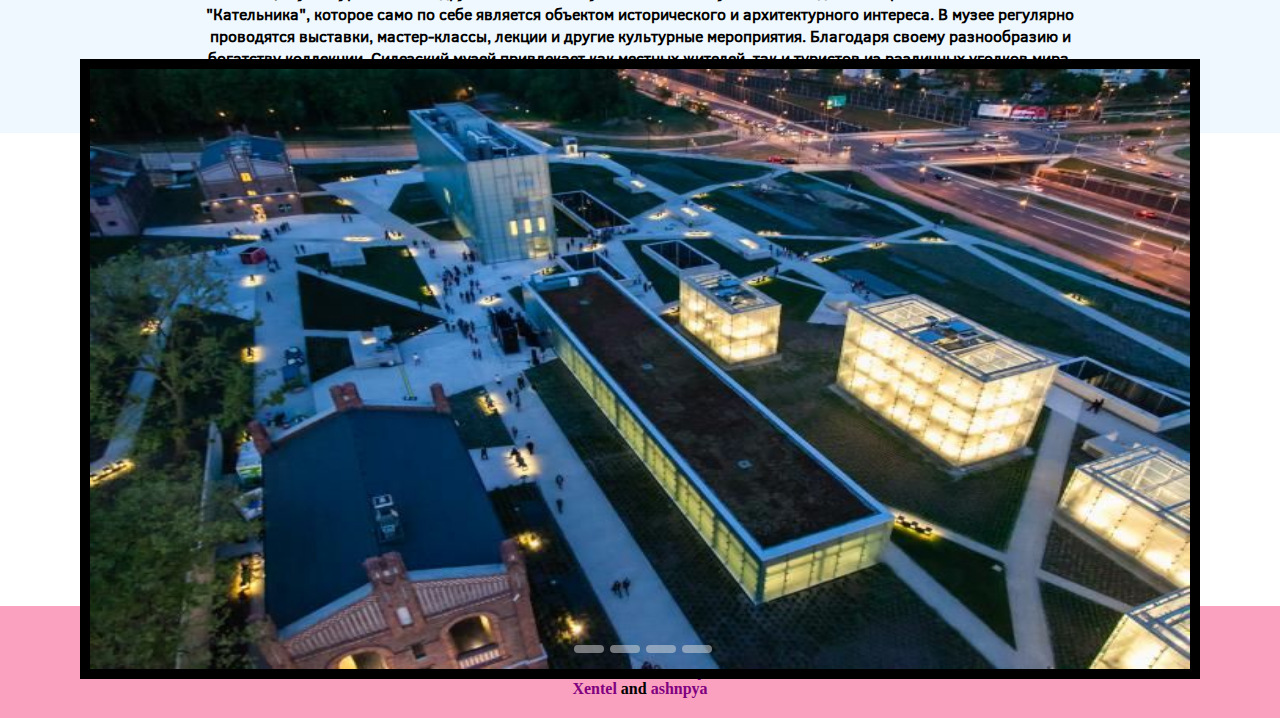
<file: silmuseum.html>
<!DOCTYPE html>
<html lang="ru-ru">
<head>
    <meta charset="UTF-8">
    <meta name="viewport" content="width=device-width, initial-scale=1.0">
    <link rel="stylesheet" href="second-style.css">
    <title>Katowice</title>
</head>
<body>
    <header class="header">
        <a href="index.html"><h1>Katowice</h1></a>
    </header>

    <div class="headermain">
        <img src="media/Image/imageKatowiceMain.png" id="mainimg">
        <div class="center katinfo">
            <p><b>Катовице - центр науки, культуры, промышленности, бизнеса, торговли и транспорта в Верхней Силезии и южной части Польши,<br>
            а также главный город в Верхнесилезском промышленном регионе.</b></p>
        </div>
    </div>

    <div class="mainblock center">
        <img src="media/Image/SilesianMuseum-3.jpg" id="kfw">

        <div class="center katinfo" style="font-size: 200%;">
            <p><b>Силезский Музей.</b></p>
        </div>

        <p class="katinfo"><b>Силезский музей в Катовицах – это один из самых известных и посещаемых музеев в Польше.<br>
            Он был основан в 1929 году и представляет собой уникальную коллекцию искусства, истории и культуры Силезии.<br>
            В музее можно увидеть множество археологических находок, предметы декоративно-прикладного искусства, коллекции<br>
            живописи, скульптуры и многое другое. Силезский музей занимает внушительное здание старого шахтного комплекса<br>
            "Кательника", которое само по себе является объектом исторического и архитектурного интереса. В музее регулярно<br>
            проводятся выставки, мастер-классы, лекции и другие культурные мероприятия. Благодаря своему разнообразию и<br>
            богатству коллекции, Силезский музей привлекает как местных жителей, так и туристов из различных уголков мира.<br>
            Посещение этого музея позволяет окунуться в историю и культуру Силезии, расширить свои знания и получить<br>
            незабываемый культурный опыт.</p>
    </div>

    <div class="slider center middle mrg-slid">
        <div class="sliders">
            <input type="radio" name="r" id="r1" checked>
            <input type="radio" name="r" id="r2">
            <input type="radio" name="r" id="r3">
            <input type="radio" name="r" id="r4">

            <div class="slide s1"><img src="media/Image/SilesianMuseum-1.jpg"></div>
            <div class="slide"><img src="media/Image/SilesianMuseum-2.jpg"></div>
            <div class="slide"><img src="media/Image/SilesianMuseum-3.jpg"></div>
            <div class="slide"><img src="media/Image/SilesianMuseum-4.jpg"></div>
        </div>

        <div class="navigation">
            <label for="r1" class="bar"></label>
            <label for="r2" class="bar"></label>
            <label for="r3" class="bar"></label>
            <label for="r4" class="bar"></label>
        </div>
    </div>

    <div class="footer">
        <footer class="center">
            <p><a href="source.html" style="color: purple;">Источники</a><br>
            Сделано для Хакатона<br>
            GitHub Profile - <a href="https://github.com/xntlxd/hackaton220224" style="color: purple;">Project</a><br>
            <a href="https://github.com/xntlxd" style="color: purple;">Xentel</a> and <a href="https://github.com/ashenopya" style="color: purple;">ashnpya</a></p>
        </footer>
    </div>

</body>
</html>
</file>
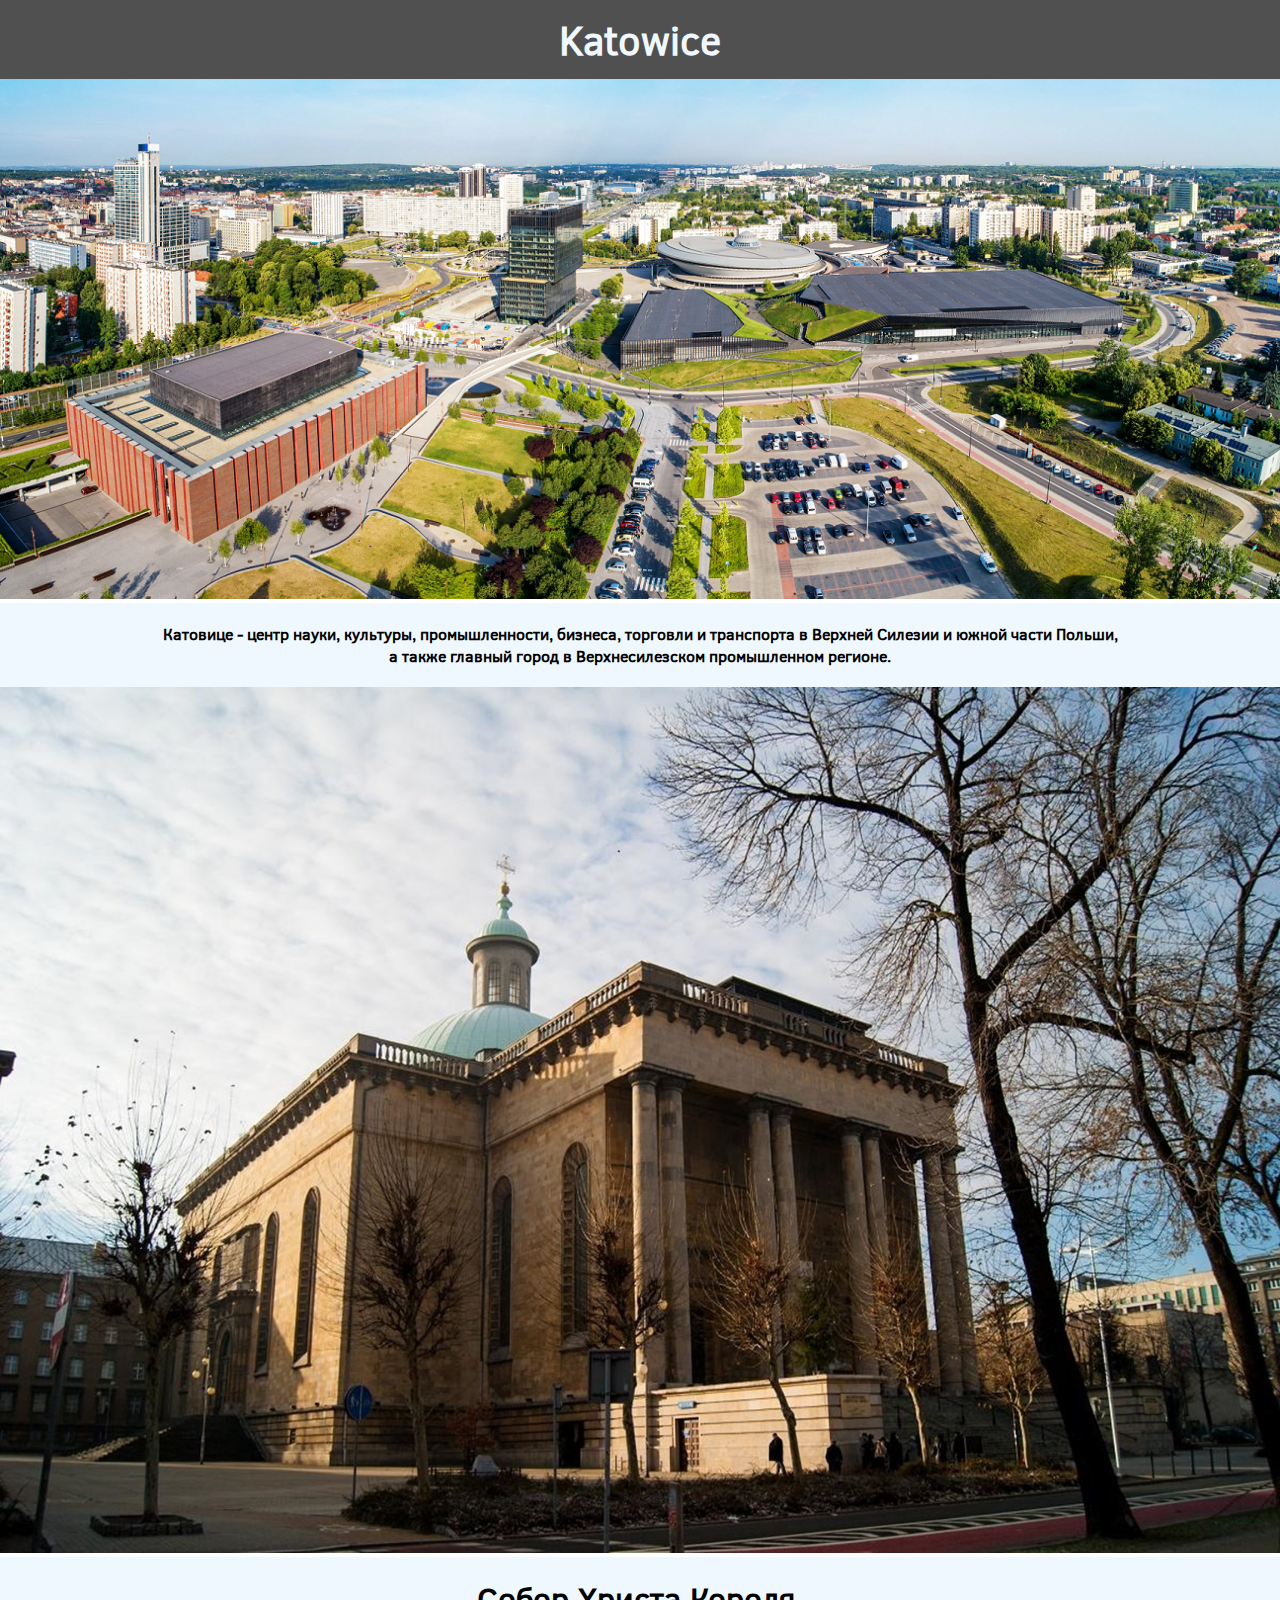
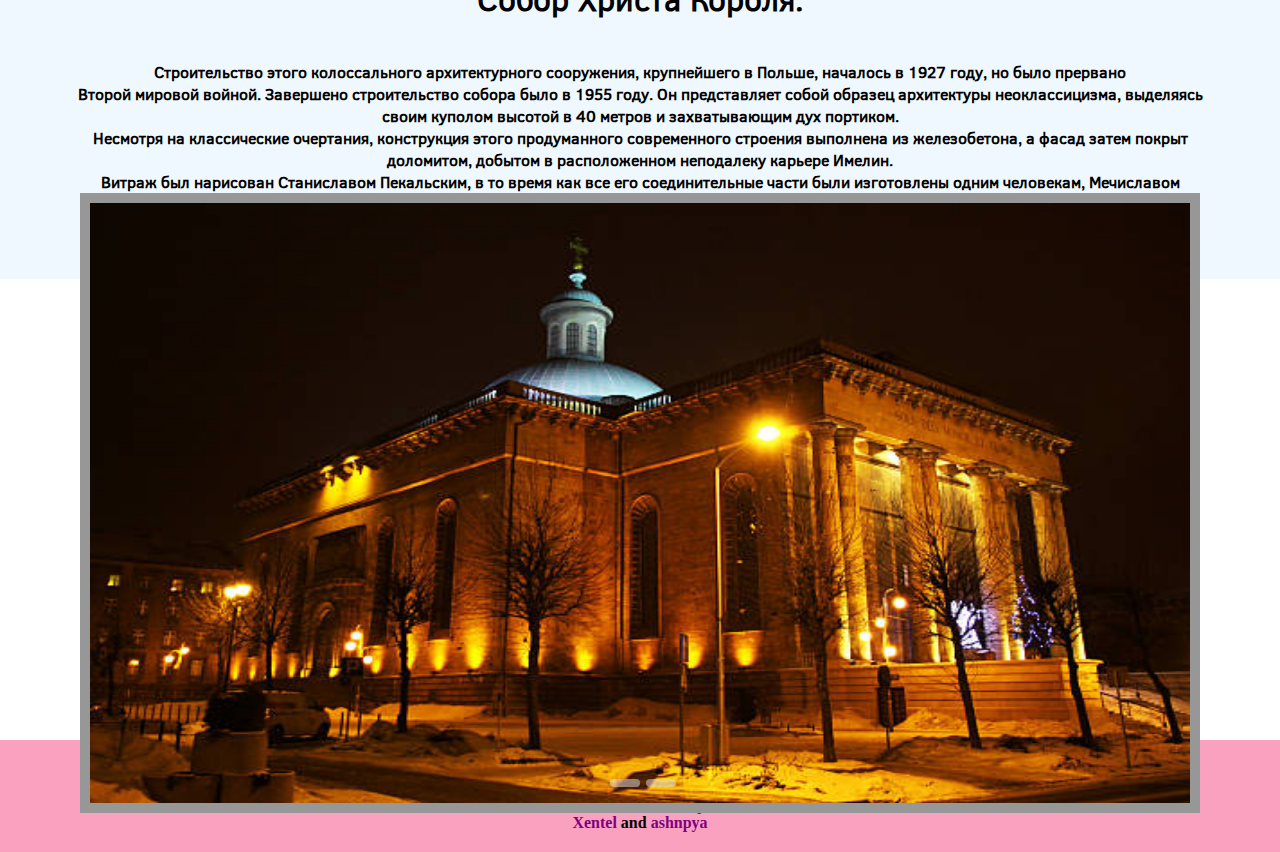
<file: sobor.html>
<!DOCTYPE html>
<html lang="ru-ru">
<head>
    <meta charset="UTF-8">
    <meta name="viewport" content="width=device-width, initial-scale=1.0">
    <link rel="stylesheet" href="stylefsobor.css">
    <title>Katowice</title>
</head>
<body>
    <header class="header">
        <a href="index.html"><h1>Katowice</h1></a>
    </header>

    <div class="headermain">
        <img src="media/Image/imageKatowiceMain.png" id="mainimg">
        <div class="center katinfo">
            <p><b>Катовице - центр науки, культуры, промышленности, бизнеса, торговли и транспорта в Верхней Силезии и южной части Польши,<br>
            а также главный город в Верхнесилезском промышленном регионе.</b></p>
        </div>
    </div>

    <div class="mainblock center">
        <img src="media/Image/sobor.jpg" id="kfw">

        <div class="center katinfo" style="font-size: 200%;">
            <p><b>Собор Христа Короля.</b></p>
        </div>

        <p class="katinfo"><b>Строительство этого колоссального архитектурного сооружения, крупнейшего в Польше, началось в 1927 году, но было прервано<br>
            Второй мировой войной. Завершено строительство собора было в 1955 году. Он представляет собой образец архитектуры неоклассицизма, выделяясь<br>
            своим куполом высотой в 40 метров и захватывающим дух портиком.<br>
            Несмотря на классические очертания, конструкция этого продуманного современного строения выполнена из железобетона, а фасад затем покрыт<br>
            доломитом, добытом в расположенном неподалеку карьере Имелин.<br>
            Витраж был нарисован Станиславом Пекальским, в то время как все его соединительные части были изготовлены одним человекам, Мечиславом<br>
            Крулем в 1973 году.<br>
            В усыпальнице собора покоятся три Епископа Силезских, а слева от нефа расположен выполненный из угля алтарь святой Барбары,<br>
            покровительницы шахтеров, установленный в честь всех, кто умер в шахтах Силезии.</p>
    </div>

    <div class="slider center middle mrg-slid">
        <div class="sliders">
            <input type="radio" name="r" id="r1" checked>
            <input type="radio" name="r" id="r2">

            <div class="slide s1"><img src="media/Image/sobor-1.jpg"></div>
            <div class="slide"><img src="media/Image/sobor-2.jpg"></div>
        </div>

        <div class="navigation">
            <label for="r1" class="bar"></label>
            <label for="r2" class="bar"></label>
        </div>
    </div>

    <div class="footer">
        <footer class="center">
            <p><a href="source.html" style="color: purple;">Источники</a><br>
            Сделано для Хакатона<br>
            GitHub Profile - <a href="https://github.com/xntlxd/hackaton220224" style="color: purple;">Project</a><br>
            <a href="https://github.com/xntlxd" style="color: purple;">Xentel</a> and <a href="https://github.com/ashenopya" style="color: purple;">ashnpya</a></p>
        </footer>
    </div>

</body>
</html>
</file>
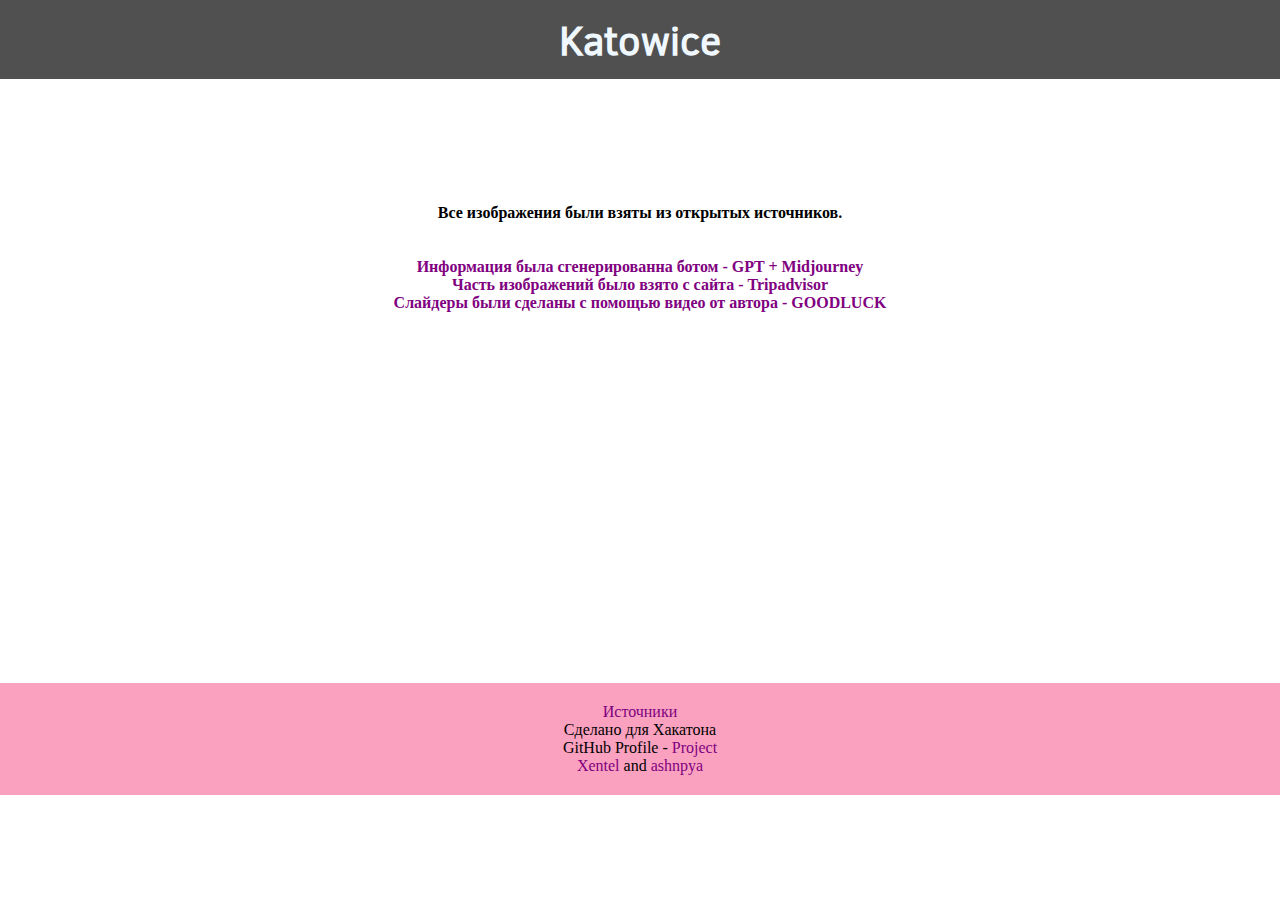
<file: source.html>
<!DOCTYPE html>
<html lang="ru-ru">
<head>
    <meta charset="UTF-8">
    <meta name="viewport" content="width=device-width, initial-scale=1.0">
    <link rel="stylesheet" href="second-style.css">
    <title>Katowice</title>
</head>
<body>
    <header class="header">
        <a href="index.html"><h1>Katowice</h1></a>
    </header>

    <div class="source center" style="margin-top: 125px;">
        <b>Все изображения были взяты из открытых источников.<br><br><br>
        <a href="https://t.me/chatsgpts_bot" style="color: purple;">Информация была сгенерированна ботом - GPT + Midjourney</a><br>
        <a href="https://www.tripadvisor.ru/" style="color: purple;">Часть изображений было взято с сайта - Tripadvisor</a><br>
        <a href="https://www.youtube.com/watch?v=Ao4X3jXmLsM&ab_channel=GOODLUCK" style="color: purple;">Слайдеры были сделаны с помощью видео от автора - GOODLUCK</a></b>
    </div>

    <div class="footer" style="margin-top: 28.95%;">
        <footer class="center">
            <p><a href="source.html" style="color: purple;">Источники</a><br>
            Сделано для Хакатона<br>
            GitHub Profile - <a href="https://github.com/xntlxd/hackaton220224" style="color: purple;">Project</a><br>
            <a href="https://github.com/xntlxd" style="color: purple;">Xentel</a> and <a href="https://github.com/ashenopya" style="color: purple;">ashnpya</a></p>
        </footer>
    </div>
</body>
</html>
</file>
<file: style.css>
@font-face {
    font-family: azoft;
    src: url(media/Fonts/Azoft.ttf);
}

@font-face {
    font-family: clearsans;
    src: url(media/Fonts/ClearSans.ttf);
}

@font-face {
    font-family: dejavu;
    src: url(media/Fonts/DejaVuSans.ttf);
}

@font-face {
    font-family: comicrlf;
    src: url(media/Fonts/ComicRelief.ttf);
}

body {
    background-color: rgb(255, 255, 255);
    overflow-x: hidden;
    border: none;
}

header {
    text-align: center;
    color: aliceblue;
    background-color: rgb(80, 80, 80);
    font-size: 125%;
    font-family: clearsans;
    padding: 12px;
}

a {
    color: aliceblue;
    text-decoration: none;
    cursor: default;
}

a:hover {
    color: rgb(201, 224, 245);
    text-decoration: none;
    cursor: default;
}

.main {
    background-color: rgb(66, 66, 66);
    color: aliceblue;
    font-family: dejavu;
    text-align: center;
    width: 40%;
    margin-left: 30%;
    padding: 7px;
}

.center {
    text-align: center;
    align-items: center;
}

#mainimg {
    width: 100%;
}

.ff1 {
    font-family: azoft;
}

.ff2 {
    font-family: clearsans;
}

.ff3 {
    font-family: dejavu;
}

.ff4 {
    font-family: comicrlf;
}

.katinfo {
    background-color: aliceblue;
    padding: 20px;
    font-family: clearsans;
}

.named {
    font-family: dejavu;
    margin-left: 420px;
    margin-top: -15px;
}

.left-img {
    width: 48.3%;
    margin-left: 52%;
    margin-top: -51px;
}

.about-left {
    width: 53%;
    margin-top: -604px;
    font-family: clearsans;
    font-size: 170%;
}

.left-name {
    font-family: comicrlf;
    font-size: 145%;
    color: black;
}

.mrgtop {
    margin-top: 72px;
}

.right-img {
    width: 48.2%;
    margin-left: 0.1%;
    margin-top: -37px;
}

.about-right {
    width: 56%;
    margin-top: -604px;
    margin-left: 45%;
    font-family: clearsans;
    font-size: 170%;
}

.clrR {
    background-color: rgb(194, 159, 159);
}

.clrT {
    background-color: rgb(194, 173, 159);
}

.right-name {
    font-family: comicrlf;
    font-size: 145%;
    margin-left: 20%;
    margin-bottom: 5px;
    color: black;
}

.footer {
    background-color: rgb(250, 161, 191);
    padding: 20px;
    border: 10px palevioletred;
}

.kat {
    border: 5px;
    border-color: black;
}

.clickable {
    color: black;
}

.source {
    font-family: comicrlf;
}

/* Пора делать костыли для firefox'a 😈 */

@-moz-document url-prefix() {
    .right-name {
        margin-bottom: -10px;
    }
    .left-name {
        margin-bottom: 0px;
    }
    .right-img {
        width: 47%;
    }
    .left-img {
        width: 47%;
        margin-left: 53%;
    }
}      

* { margin: 0; padding: 0; }
</file>
<file: second-style.css>
@font-face {
    font-family: azoft;
    src: url(media/Fonts/Azoft.ttf);
}

@font-face {
    font-family: clearsans;
    src: url(media/Fonts/ClearSans.ttf);
}

@font-face {
    font-family: dejavu;
    src: url(media/Fonts/DejaVuSans.ttf);
}

@font-face {
    font-family: comicrlf;
    src: url(media/Fonts/ComicRelief.ttf);
}

body {
    background-color: rgb(255, 255, 255);
    overflow-x: hidden;
}
a {
    color: aliceblue;
    text-decoration: none;
    cursor: default;
}

a:hover {
    color: rgb(201, 224, 245);
    text-decoration: none;
    cursor: default;
}

header {
    text-align: center;
    color: aliceblue;
    background-color: rgb(80, 80, 80);
    font-size: 125%;
    font-family: clearsans;
    padding: 12px;
}

#mainimg {
    width: 100%;
}

.katinfo {
    background-color: aliceblue;
    padding: 20px;
    font-family: clearsans;
}

.center {
    text-align: center;
    align-items: center;
}

.middle {
    position: absolute;
    left: 50%;
    right: 50%;
    transform: translate(-50%, -50%);
}

.footer {
    background-color: rgb(250, 161, 191);
    padding: 20px;
    margin-top: 37%;
}

.clickable {
    color: black;
}

#kfw {
    width: 100%;
}

.slider {
    width: 1100px;
    height: 600px;
    overflow: hidden;
    border: 10px solid rgb(0, 0, 0);
    margin-top: 17%;
}

.navigation {
    position: absolute;
    bottom: 16px;
    left: 50%;
    transform: translate(-50%);
    display: flex;
}

.bar {
    height: 8px;
    width: 30px;
    margin-left: 6px;
    cursor: pointer;
    background-color: #ddd;
    opacity: 0.5;
    border-radius: 10px;
    transition: all .4 ease;
}

.bar:hover {
    opacity: 0.8;
    transform: scale(1.1);
}

input[name="r"] {
    position: absolute;
    visibility: hidden;
}

.sliders {
    width: 400%;
    height: 100%;
    display: flex;
}

.slide {
    width: 25%;
    transition: all .6s ease;
}

.slide img {
    width: 100%;
    height: 100%;
}

#r1:checked ~ .s1 {
    margin-left: 0;
}

#r2:checked ~ .s1 {
    margin-left: -25%;
}

#r3:checked ~ .s1 {
    margin-left: -50%;
}

#r4:checked ~ .s1 {
    margin-left: -75%;
}

.mrg-slid {
    margin-top: -18.5%;
}

@-moz-document url-prefix() {

    .right-name {

        margin-bottom: -10px;

    }

    .left-name {

        margin-bottom: 0px;

    }

    .right-img {

        width: 47%;

    }

    .left-img {

        width: 47%;

        margin-left: 53%;

    }

    .mrg-slid {
        margin-top: 18.5%;
    }

} 

* { margin: 0; padding: 0; }
</file>
<file: stylefsobor.css>
@font-face {
    font-family: azoft;
    src: url(media/Fonts/Azoft.ttf);
}

@font-face {
    font-family: clearsans;
    src: url(media/Fonts/ClearSans.ttf);
}

@font-face {
    font-family: dejavu;
    src: url(media/Fonts/DejaVuSans.ttf);
}

@font-face {
    font-family: comicrlf;
    src: url(media/Fonts/ComicRelief.ttf);
}

body {
    background-color: rgb(255, 255, 255);
    overflow-x: hidden;
}
a {
    color: aliceblue;
    text-decoration: none;
    cursor: default;
}

a:hover {
    color: rgb(201, 224, 245);
    text-decoration: none;
    cursor: default;
}

header {
    text-align: center;
    color: aliceblue;
    background-color: rgb(80, 80, 80);
    font-size: 125%;
    font-family: clearsans;
    padding: 12px;
}

#mainimg {
    width: 100%;
}

.katinfo {
    background-color: aliceblue;
    padding: 20px;
    font-family: clearsans;
}

.center {
    text-align: center;
    align-items: center;
}

.middle {
    position: absolute;
    left: 50%;
    right: 50%;
    transform: translate(-50%, -50%);
}

.footer {
    background-color: rgb(250, 161, 191);
    padding: 20px;
    margin-top: 36%;
}

.clickable {
    color: black;
}

#kfw {
    width: 100%;
}

.slider {
    width: 1100px;
    height: 600px;
    overflow: hidden;
    border: 10px solid rgb(151, 151, 151);
    margin-top: 17%;
}

.navigation {
    position: absolute;
    bottom: 16px;
    left: 50%;
    transform: translate(-50%);
    display: flex;
}

.bar {
    height: 8px;
    width: 30px;
    margin-left: 6px;
    cursor: pointer;
    background-color: #ddd;
    opacity: 0.5;
    border-radius: 10px;
    transition: all .4 ease;
}

.bar:hover {
    opacity: 0.8;
    transform: scale(1.1);
}

input[name="r"] {
    position: absolute;
    visibility: hidden;
}

.sliders {
    width: 400%;
    height: 100%;
    display: flex;
}

.slide {
    width: 25%;
    transition: all .6s ease;
}

.slide img {
    width: 100%;
    height: 100%;
}

#r1:checked ~ .s1 {
    margin-left: 0;
}

#r2:checked ~ .s1 {
    margin-left: -25%;
}

.mrg-slid {
    margin-top: -18.5%;
}

@-moz-document url-prefix() {

    .right-name {

        margin-bottom: -10px;

    }

    .left-name {

        margin-bottom: 0px;

    }

    .right-img {

        width: 47%;

    }

    .left-img {

        width: 47%;

        margin-left: 53%;

    }

    .mrg-slid {
        margin-top: 18.5%;
    }

} 

* { margin: 0; padding: 0; }
</file>
